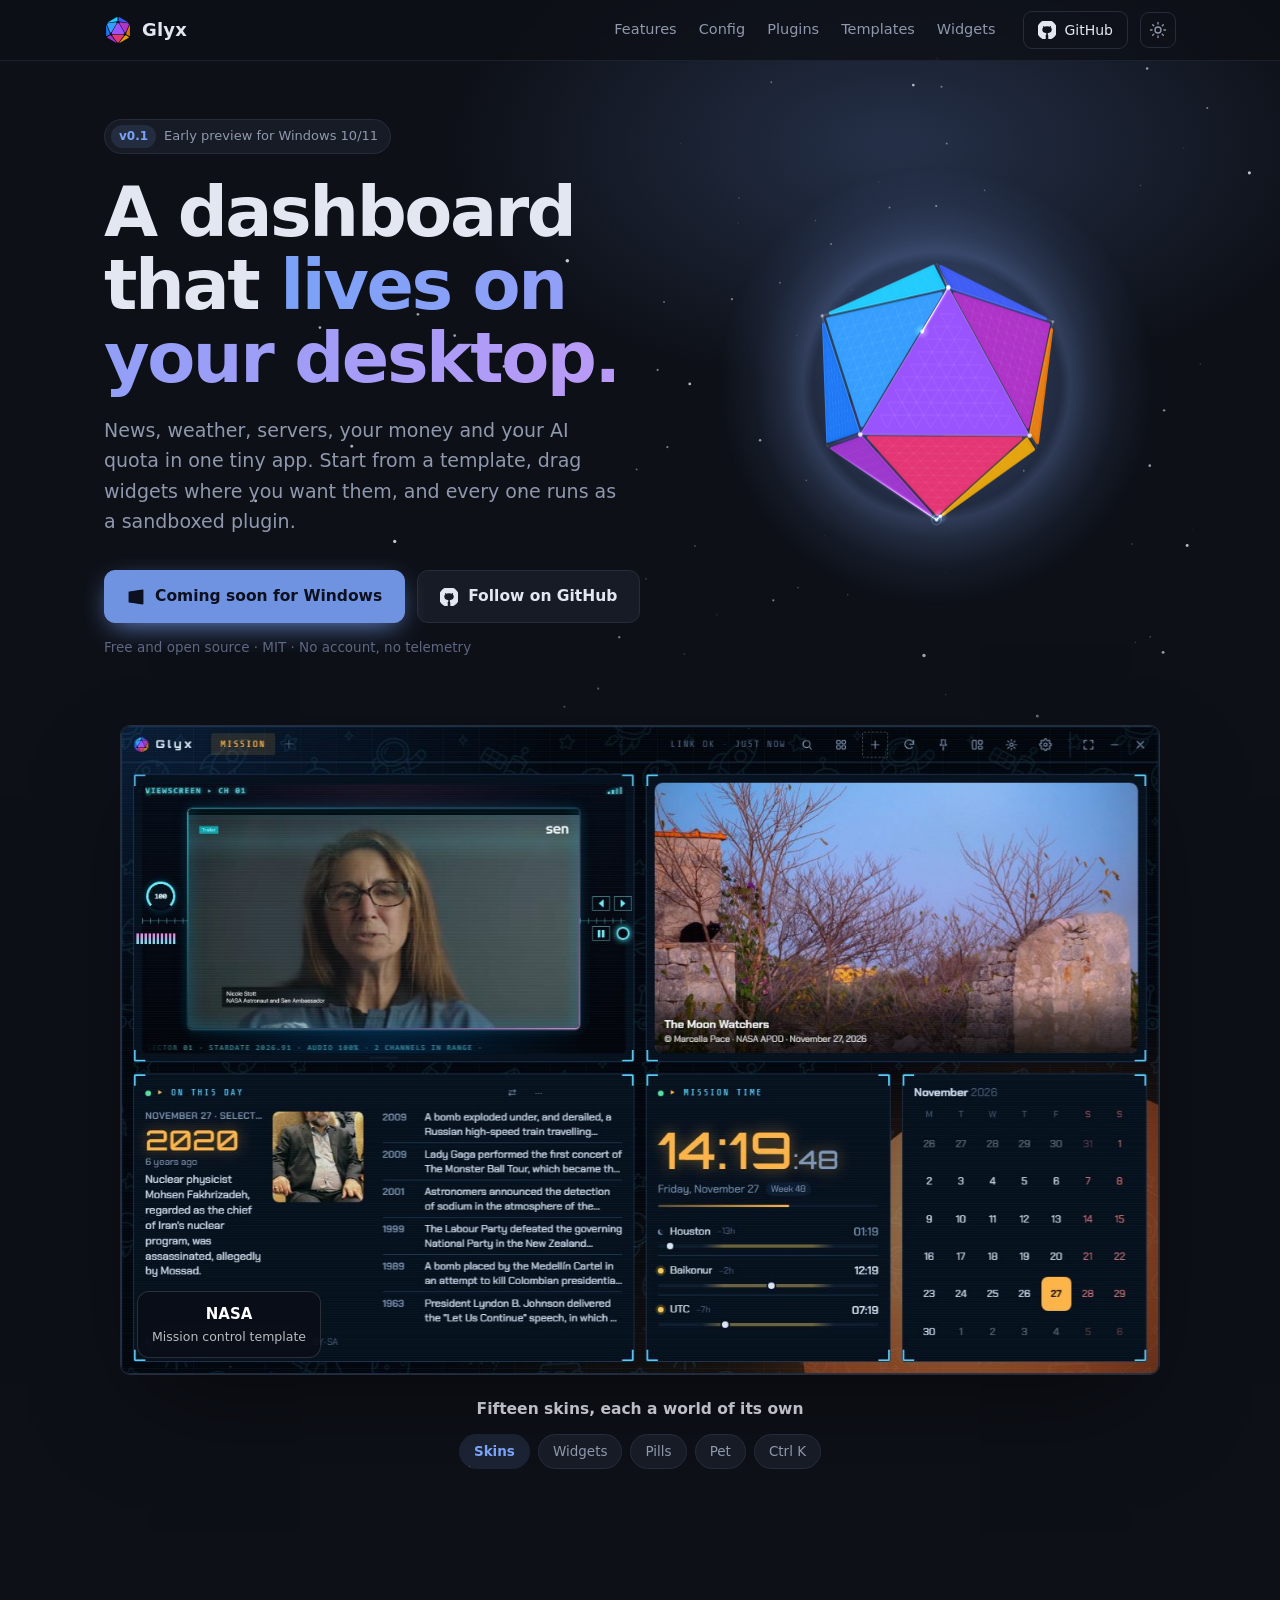
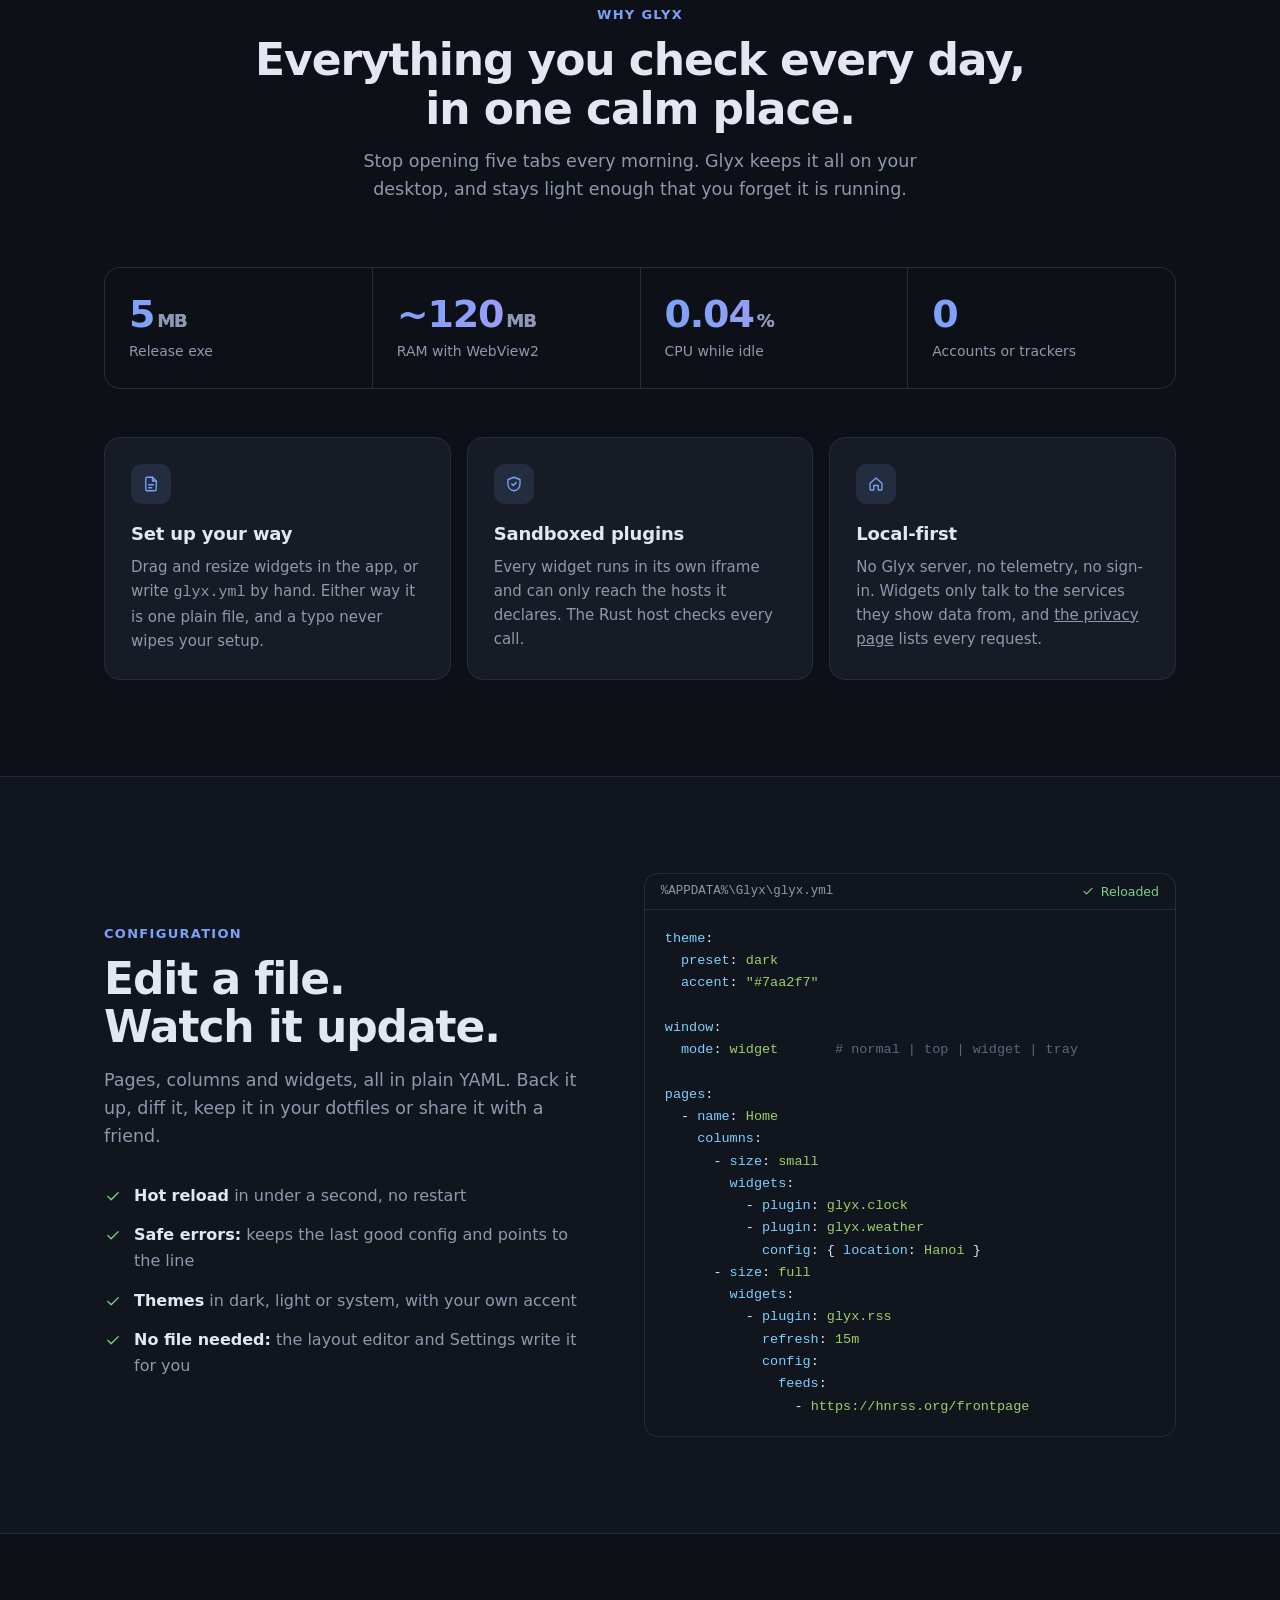
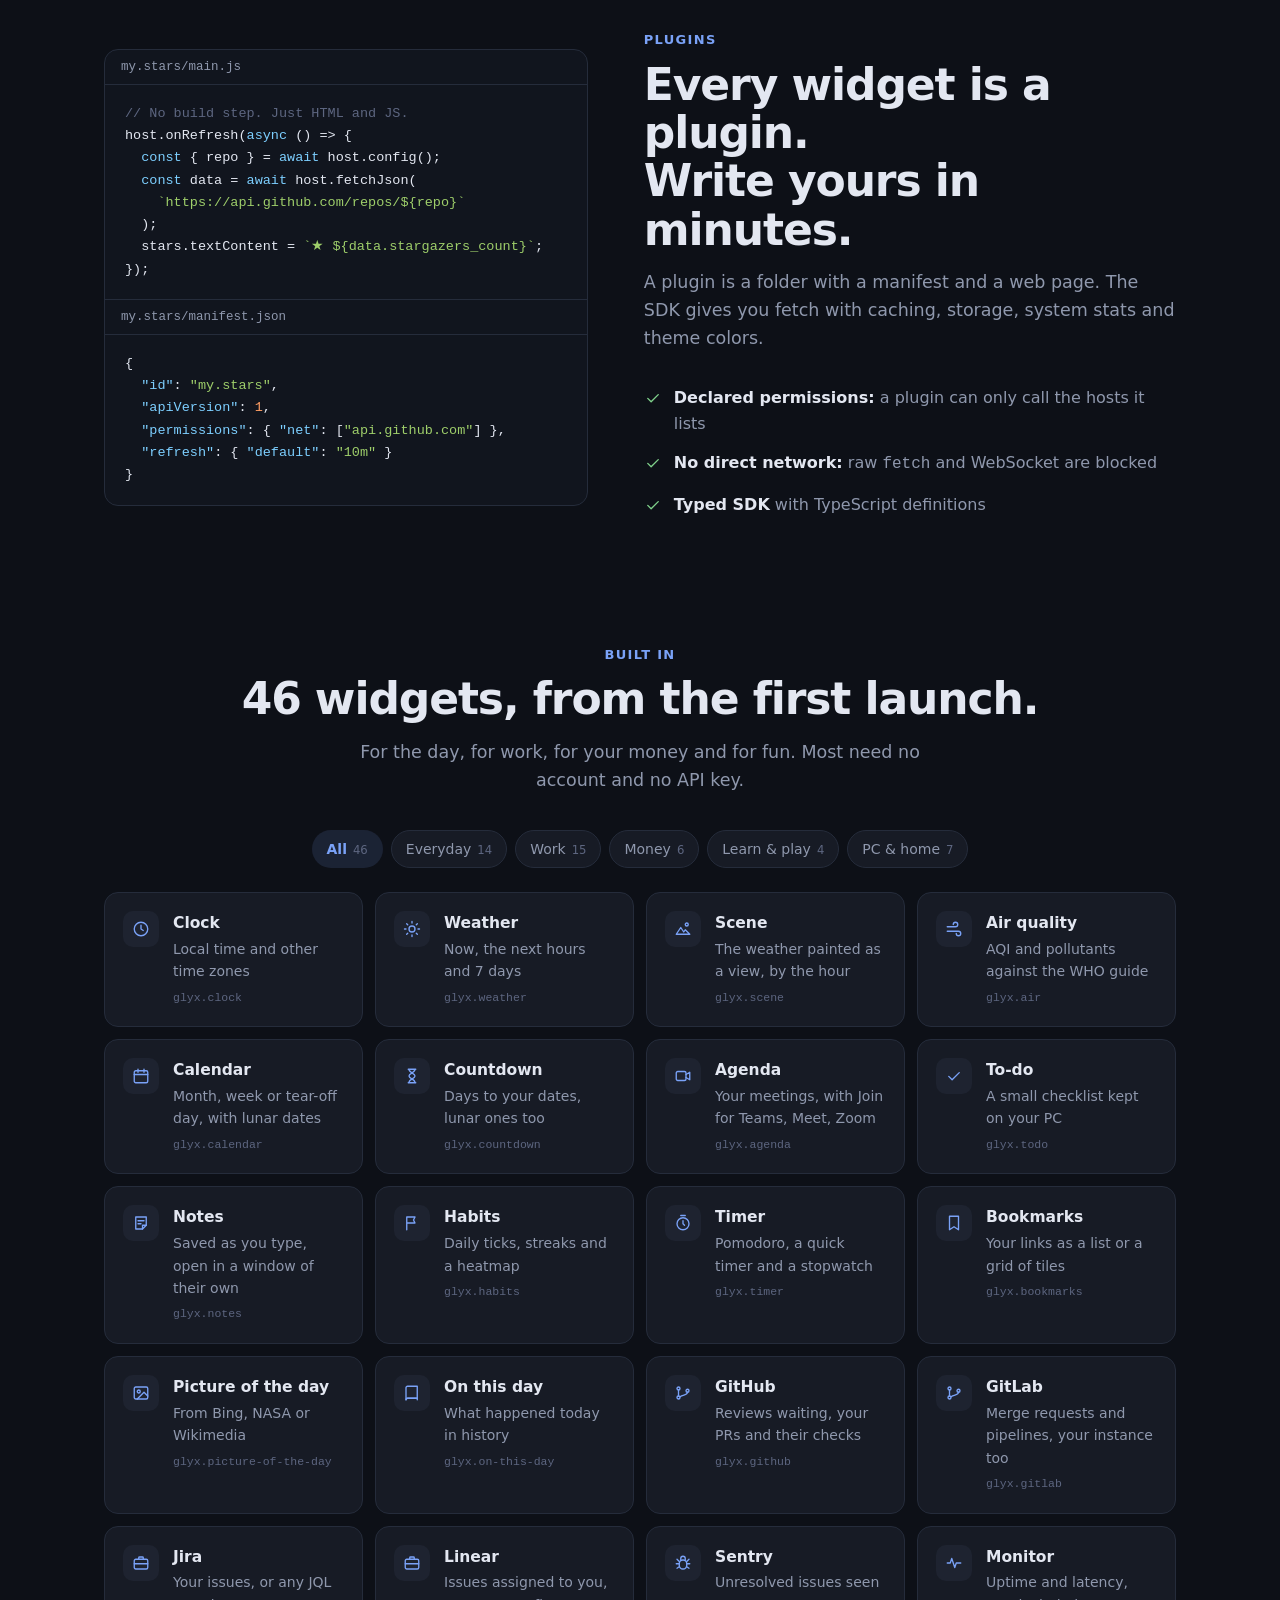
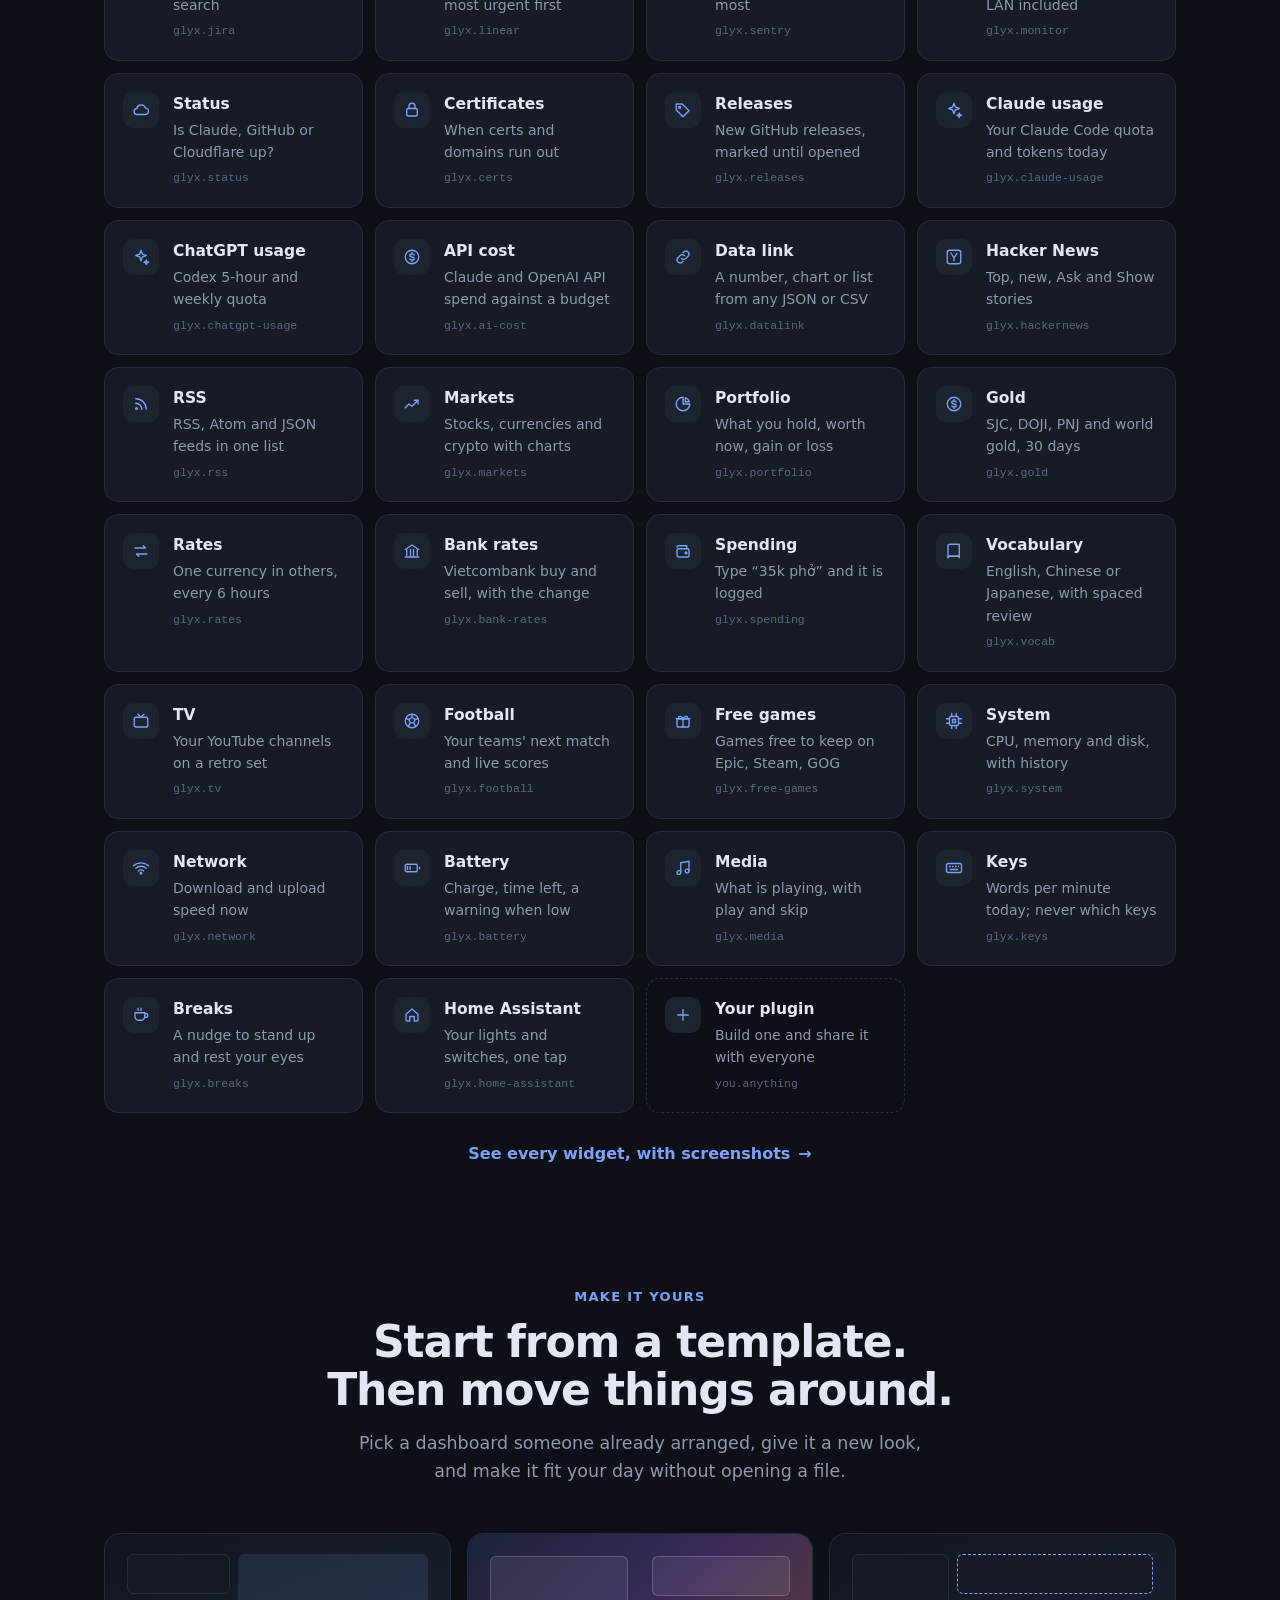
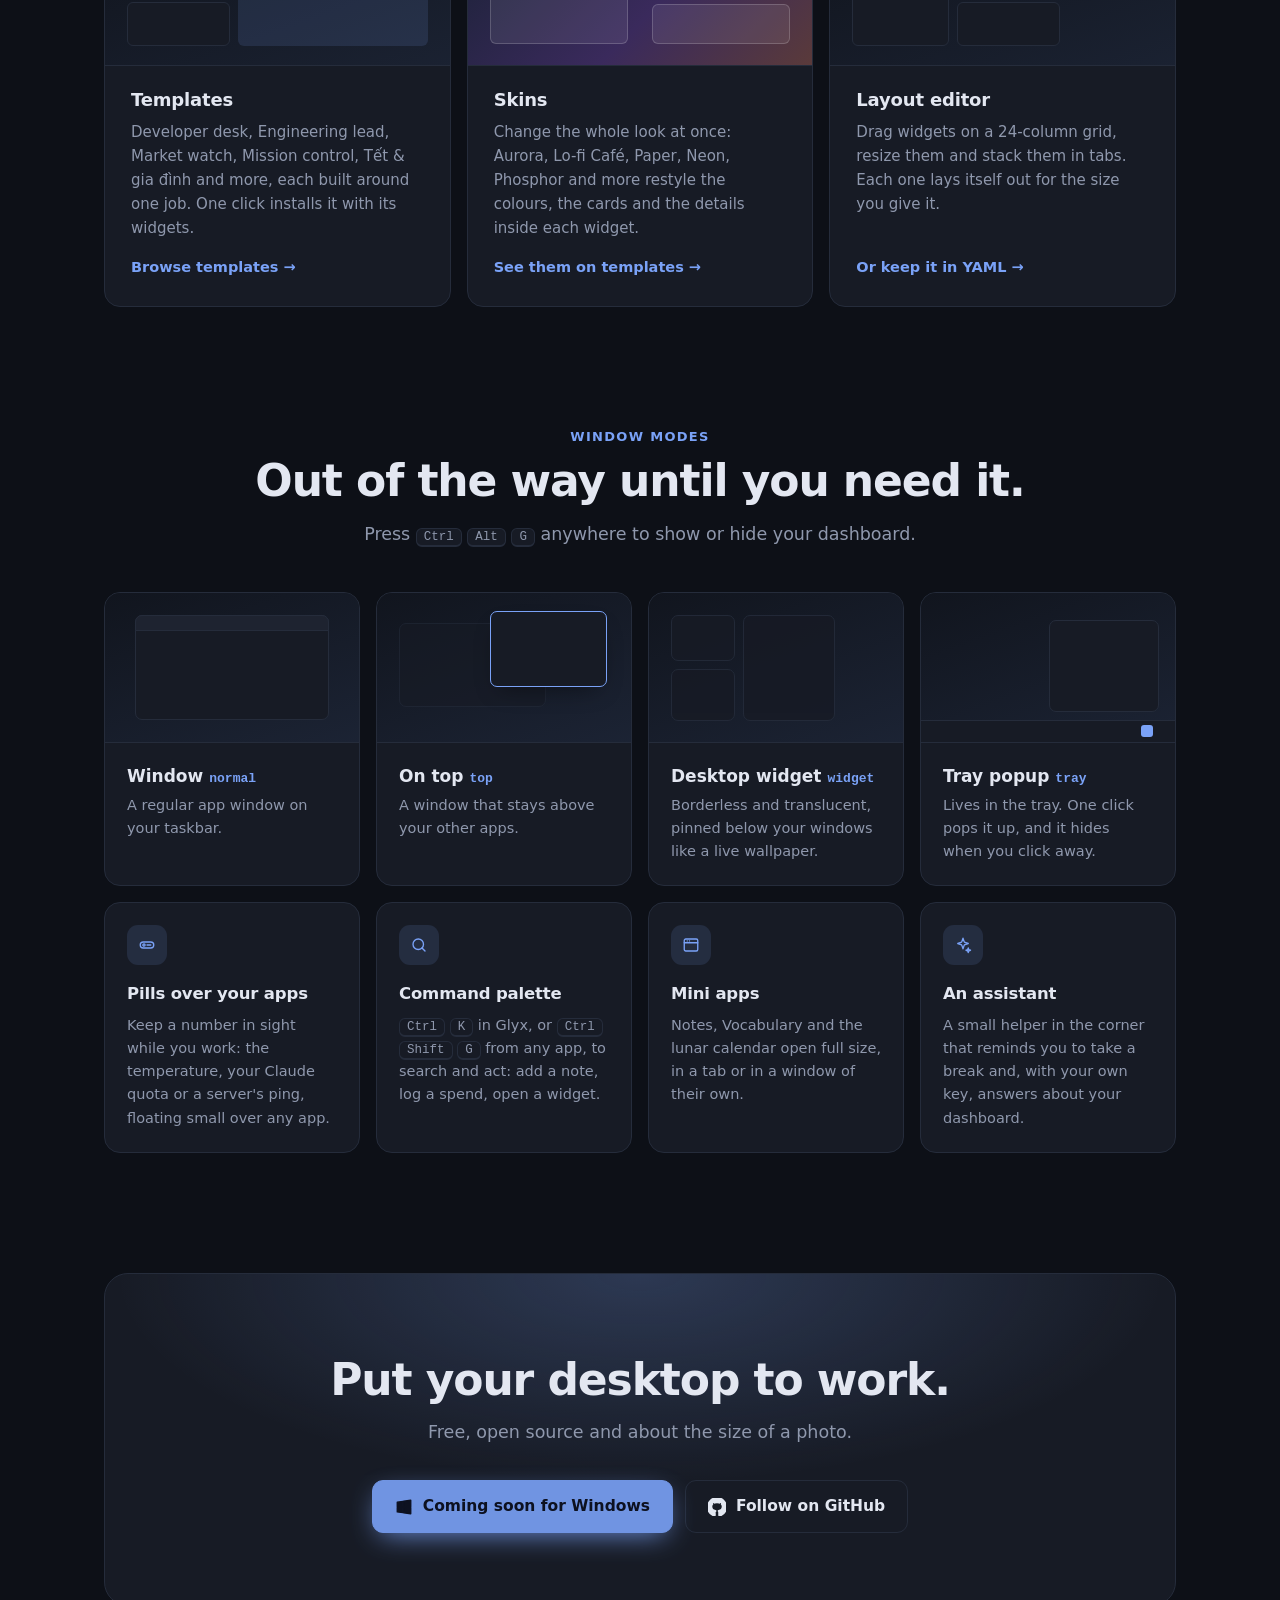
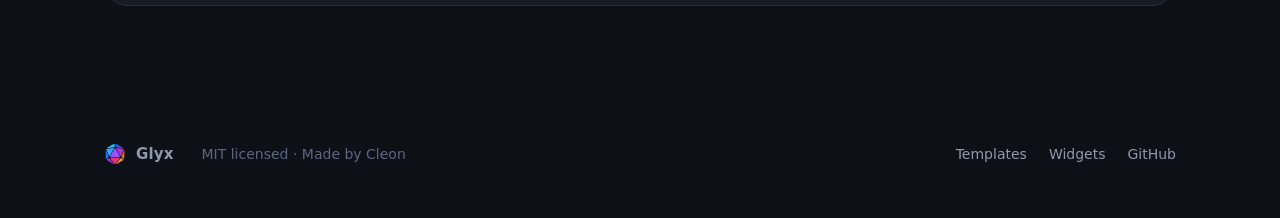
<file: index.html>
<!doctype html>
<html lang="en">
<head>
<meta charset="utf-8">
<meta name="viewport" content="width=device-width, initial-scale=1">
<title>Glyx — A dashboard that lives on your desktop</title>
<meta name="description" content="A tiny Windows dashboard configured with one YAML file, where every widget is a sandboxed plugin. 5 MB, no account, no telemetry.">
<meta property="og:title" content="Glyx — A dashboard that lives on your desktop">
<meta property="og:description" content="A tiny Windows dashboard configured with one YAML file, where every widget is a sandboxed plugin.">
<meta property="og:url" content="https://glyx.org/">
<meta property="og:type" content="website">
<meta name="theme-color" content="#0d1017">
<link rel="icon" href="favicon.svg" type="image/svg+xml">
<script>{ let t = "dark"; try { if (localStorage.getItem("glyx-theme") === "light") t = "light"; } catch {} document.documentElement.dataset.theme = t; }</script>
<style>
:root{
  --font:"Segoe UI Variable Display","Segoe UI",system-ui,-apple-system,"Helvetica Neue",sans-serif;
  --mono:"Cascadia Code","JetBrains Mono",ui-monospace,Consolas,monospace;
  --max:1120px;
  --bg:#0d1017; --bg-2:#11151e; --surface:#171b25; --surface-2:#1e2330;
  --border:#252c3b; --text:#e3e7f1; --dim:#8f98ad; --faint:#5d6680;
  --accent:#7aa2f7; --accent-2:#bb9af7; --accent-soft:rgba(122,162,247,.13); --on-accent:#0c1020;
  --ok:#7fd18b; --warn:#e7c06a; --err:#f2777a;
  --code-key:#7dcfff; --code-str:#9ece6a; --code-com:#5d6680; --code-num:#ff9e64;
  --glow:rgba(122,162,247,.22);
  --float-shadow:0 40px 100px -30px rgba(0,0,0,.55);
  --skin-art:linear-gradient(135deg,#1c2238,#3a2a5c 55%,#5a3a3a); --skin-pane:rgba(255,255,255,.08); --skin-line:rgba(255,255,255,.18);
  color-scheme:dark;
}
@media (prefers-color-scheme: light){
  :root:not([data-theme="dark"]){
    --bg:#f6f7fb; --bg-2:#eef1f7; --surface:#ffffff; --surface-2:#f3f5f9;
    --border:#e0e4ec; --text:#1a1f2d; --dim:#5f6b82; --faint:#97a0b3;
    --accent:#3d6fe0; --accent-2:#8a5cf0; --accent-soft:rgba(61,111,224,.1); --on-accent:#fff;
    --ok:#2f9e55; --warn:#a97a06; --err:#d64545;
    --code-key:#1f7ab8; --code-str:#3d8a26; --code-com:#97a0b3; --code-num:#c2581d;
    --glow:rgba(61,111,224,.16);
    --float-shadow:0 40px 90px -36px rgba(40,60,120,.32);
    --skin-art:linear-gradient(135deg,#dfe7ff,#ecdfff 55%,#ffe4d8); --skin-pane:rgba(255,255,255,.7); --skin-line:rgba(255,255,255,.95);
    color-scheme:light;
  }
}
:root[data-theme="light"]{
  --bg:#f6f7fb; --bg-2:#eef1f7; --surface:#ffffff; --surface-2:#f3f5f9;
  --border:#e0e4ec; --text:#1a1f2d; --dim:#5f6b82; --faint:#97a0b3;
  --accent:#3d6fe0; --accent-2:#8a5cf0; --accent-soft:rgba(61,111,224,.1); --on-accent:#fff;
  --ok:#2f9e55; --warn:#a97a06; --err:#d64545;
  --code-key:#1f7ab8; --code-str:#3d8a26; --code-com:#97a0b3; --code-num:#c2581d;
  --glow:rgba(61,111,224,.16);
  --float-shadow:0 40px 90px -36px rgba(40,60,120,.32);
  --skin-art:linear-gradient(135deg,#dfe7ff,#ecdfff 55%,#ffe4d8); --skin-pane:rgba(255,255,255,.7); --skin-line:rgba(255,255,255,.95);
  color-scheme:light;
}

*{box-sizing:border-box}
html{scroll-behavior:smooth}
body{margin:0;background:var(--bg);color:var(--text);font:16px/1.6 var(--font);-webkit-font-smoothing:antialiased;overflow-x:hidden}
a{color:inherit}
code,pre{font-family:var(--mono)}
.wrap{max-width:var(--max);margin:0 auto;padding:0 24px}
.i{width:18px;height:18px;fill:none;stroke:currentColor;stroke-width:1.8;stroke-linecap:round;stroke-linejoin:round;flex:none}

/* Nav */
.nav{position:sticky;top:0;z-index:10;backdrop-filter:blur(14px);-webkit-backdrop-filter:blur(14px);background:color-mix(in srgb,var(--bg) 78%,transparent);border-bottom:1px solid color-mix(in srgb,var(--border) 60%,transparent)}
.nav .wrap{display:flex;align-items:center;gap:28px;height:60px}
.logo{display:flex;align-items:center;gap:10px;font-weight:700;font-size:18px;letter-spacing:.01em;text-decoration:none}
.logo svg{width:28px;height:28px}
.nav-links{display:flex;gap:22px;margin-left:auto;font-size:14.5px}
.nav-links a{color:var(--dim);text-decoration:none}
.nav-links a:hover{color:var(--text)}
.gh{display:flex;align-items:center;gap:8px;padding:7px 14px;border:1px solid var(--border);border-radius:9px;font-size:14px;text-decoration:none;color:var(--text)}
.gh:hover{background:var(--surface)}
.theme{display:grid;place-items:center;width:36px;height:36px;margin-left:-16px;border:1px solid var(--border);border-radius:9px;background:none;color:var(--dim);cursor:pointer}
.theme:hover{background:var(--surface);color:var(--text)}
.theme .sun,:root[data-dark] .theme .moon{display:none}
:root[data-dark] .theme .sun{display:block}

/* Hero */
.hero{position:relative;padding:48px 0 40px;text-align:center}
.space{position:absolute;left:0;right:0;top:-60px;height:820px;width:100%;pointer-events:none;z-index:-1;-webkit-mask-image:linear-gradient(#000 75%,transparent);mask-image:linear-gradient(#000 75%,transparent)}
.hero-top{display:grid;grid-template-columns:1.05fr 1fr;align-items:center;gap:8px;text-align:left;min-height:560px}
.hero-top h1{margin:22px 0 20px;max-width:600px;font-size:clamp(46px,5.6vw,70px)}
.hero-top .lead{margin:0;max-width:520px}
.hero-top .cta{justify-content:flex-start}
.ico{display:block;width:100%;max-width:600px;aspect-ratio:1;justify-self:center;margin-right:-40px;cursor:grab;touch-action:pan-y}
.ico:active{cursor:grabbing}
@media (max-width:900px){
  .hero{padding-top:24px}
  .hero-top{grid-template-columns:1fr;text-align:center;min-height:0}
  .hero-top .ico{order:-1;width:min(420px,92vw);aspect-ratio:1/.82;margin:0 auto}
  .hero-top h1{margin:14px auto 18px}
  .hero-top .lead{margin:0 auto}
  .hero-top .cta{justify-content:center}
}
.hero::before{content:"";position:absolute;inset:-120px 0 auto;height:640px;background:radial-gradient(50% 55% at 70% 32%,var(--glow),transparent 70%);pointer-events:none;z-index:-1}
.pill{display:inline-flex;align-items:center;gap:8px;padding:5px 12px 5px 6px;border:1px solid var(--border);border-radius:99px;background:var(--surface);font-size:13px;color:var(--dim)}
.pill b{padding:2px 8px;border-radius:99px;background:var(--accent-soft);color:var(--accent);font-weight:600;font-size:12px}
h1{margin:22px auto 18px;max-width:820px;font-size:clamp(40px,7vw,72px);line-height:1.04;letter-spacing:-.035em;font-weight:750}
h1 em{font-style:normal;background:linear-gradient(100deg,var(--accent),var(--accent-2));-webkit-background-clip:text;background-clip:text;color:transparent}
.lead{max-width:620px;margin:0 auto;color:var(--dim);font-size:clamp(17px,2.2vw,19px)}
.cta{display:flex;flex-wrap:wrap;justify-content:center;gap:12px;margin:34px 0 14px}
.btn{display:inline-flex;align-items:center;gap:10px;padding:13px 22px;border-radius:11px;font-weight:600;font-size:15.5px;text-decoration:none;border:1px solid var(--border);transition:transform .15s,background .15s}
.btn:hover{transform:translateY(-1px)}
.btn.primary{background:var(--accent);border-color:var(--accent);color:var(--on-accent);box-shadow:0 8px 28px -8px var(--accent)}
.btn.soon{cursor:default;opacity:.9}
.btn.soon:hover{transform:none}
.btn.ghost{background:var(--surface)}
.btn.ghost:hover{background:var(--surface-2)}
.meta{font-size:13.5px;color:var(--faint)}

/* The showcase: the app itself, in screenshots from the gallery, playing a short tour. */
.shot{position:relative;margin:56px auto 0;max-width:1040px}
.screen{position:relative;aspect-ratio:16/10;border-radius:10px;overflow:hidden;border:1px solid var(--border);background:#0b0e14;box-shadow:var(--float-shadow)}
.cam{position:absolute;inset:0;transition:transform 1.3s cubic-bezier(.65,0,.35,1)}
.cam img{position:absolute;inset:0;width:100%;height:100%;object-fit:cover;opacity:0;transition:opacity .9s ease}
.cam img.on{opacity:1}
/* A screenshot arrives with the barest settle and is then shown whole, edge to edge. */
.cam img.drift{animation:drift .9s ease-out both}
@keyframes drift{from{transform:scale(1.015)}to{transform:none}}
.dim{position:absolute;inset:0;background:rgba(6,8,14,.5);opacity:0;transition:opacity .4s;pointer-events:none}
.dim.on{opacity:1}
.label{position:absolute;left:16px;bottom:16px;z-index:2;display:flex;flex-direction:column;gap:1px;max-width:70%;padding:10px 14px;border-radius:12px;background:rgba(10,13,22,.74);border:1px solid rgba(255,255,255,.14);color:#fff;
  backdrop-filter:blur(12px);-webkit-backdrop-filter:blur(12px);opacity:0;transform:translateY(8px);transition:opacity .35s,transform .35s}
.label.on{opacity:1;transform:none}
.label b{font-size:15px;font-weight:650}
.label span{font-size:12.5px;color:rgba(255,255,255,.72)}
.pill-o{position:absolute;z-index:3;display:flex;align-items:center;gap:8px;padding:8px 16px 8px 12px;border-radius:99px;font-size:14px;font-weight:650;white-space:nowrap;font-variant-numeric:tabular-nums;
  background:color-mix(in srgb,var(--surface) 86%,transparent);border:1px solid var(--border);color:var(--text);box-shadow:0 14px 34px -12px rgba(0,0,0,.5);
  backdrop-filter:blur(12px);-webkit-backdrop-filter:blur(12px);opacity:0;transform:translateY(14px) scale(.85);transition:opacity .45s,transform .5s cubic-bezier(.2,.9,.3,1.35)}
.pill-o.on{opacity:1;transform:none;animation:bob 3.2s ease-in-out .6s infinite}
.pill-o .i{width:17px;height:17px}
.pill-o small{font-weight:500;color:var(--dim);font-size:12.5px}
@keyframes bob{50%{translate:0 -5px}}
.pet{position:absolute;z-index:2;bottom:3px;left:-90px;width:69px;height:64px;opacity:0;pointer-events:none;transform-origin:bottom left}
.pet.walk{opacity:1;background:url(assets/beagle-walk.webp) 0 0/897px 64px no-repeat;animation:walk .8125s steps(13) infinite}
.pet.wag{opacity:1;width:70.5px;background:url(assets/beagle-wag.webp) 0 0/987px 64px no-repeat;animation:wag .875s steps(14) infinite}
@keyframes walk{to{background-position:-897px 0}}
@keyframes wag{to{background-position:-987px 0}}
.pal{position:absolute;z-index:3;left:50%;top:18%;width:min(460px,84%);translate:-50% 0;border:1px solid rgba(255,255,255,.12);border-radius:12px;background:#141924;color:#e6eaf3;
  box-shadow:0 30px 70px -20px rgba(0,0,0,.7);opacity:0;transform:translateY(-8px) scale(.98);transition:opacity .3s,transform .3s;overflow:hidden;text-align:left}
.pal.on{opacity:1;transform:none}
.pal .q{display:flex;align-items:center;gap:10px;padding:13px 15px;border-bottom:1px solid rgba(255,255,255,.1);font-size:15.5px}
.pal .q .i{color:#8f98ad}
.pal .q .k{margin-left:auto;font:11px var(--mono);color:#6b7489;border:1px solid rgba(255,255,255,.14);border-radius:5px;padding:1px 6px}
.pal .caret{display:inline-block;width:1.5px;height:18px;background:#7aa2f7;margin-left:1px;vertical-align:-3px;animation:caret 1s steps(1) infinite}
@keyframes caret{50%{opacity:0}}
.pal .opt{display:flex;align-items:center;gap:10px;padding:10px 15px;font-size:14px;color:#a3abbd}
.pal .opt b{color:#fff;font-weight:600}
.pal .opt.hot{background:rgba(122,162,247,.16);color:#fff}
.pal .opt .tag{margin-left:auto;font-size:12px;color:#6b7489}
.toast{position:absolute;right:16px;bottom:16px;z-index:3;display:flex;align-items:center;gap:9px;padding:11px 16px;border-radius:12px;background:#141924;color:#e6eaf3;border:1px solid rgba(255,255,255,.12);
  font-size:14.5px;box-shadow:0 20px 50px -16px rgba(0,0,0,.7);opacity:0;transform:translateY(12px);transition:opacity .35s,transform .45s cubic-bezier(.2,.9,.3,1.3)}
.toast.on{opacity:1;transform:none}
.toast .i{color:#7fd18b}
.tour{display:flex;flex-direction:column;align-items:center;gap:12px;margin-top:22px}
.tour-cap{margin:0;min-height:1.6em;color:var(--text);font-weight:600;font-size:15.5px;text-align:center}
.tour-cap span{color:var(--dim);font-weight:400}
.chips{display:flex;flex-wrap:wrap;justify-content:center;gap:8px}
.chip{position:relative;overflow:hidden;font:inherit;font-size:13.5px;padding:6px 14px;border-radius:99px;border:1px solid var(--border);background:var(--surface);color:var(--dim);cursor:pointer}
.chip:hover{color:var(--text)}
.chip.on{color:var(--accent);border-color:transparent;background:var(--accent-soft);font-weight:600}
.chip .fill{position:absolute;left:0;bottom:0;height:2px;width:0;background:var(--accent)}

/* Sections */
section{padding:96px 0}
.eyebrow{font-size:13px;font-weight:650;letter-spacing:.1em;text-transform:uppercase;color:var(--accent)}
h2{margin:10px 0 14px;font-size:clamp(30px,4.4vw,44px);line-height:1.1;letter-spacing:-.025em;font-weight:720}
.sub{max-width:600px;color:var(--dim);font-size:17.5px;margin:0}
.center{text-align:center}
.center .sub{margin:0 auto}

.stats{display:grid;grid-template-columns:repeat(4,1fr);gap:1px;margin-top:64px;border:1px solid var(--border);border-radius:16px;overflow:hidden;background:var(--border)}
.stat{background:var(--bg);padding:26px 24px}
.stat .n{font-size:38px;font-weight:700;letter-spacing:-.03em;line-height:1.1;background:linear-gradient(100deg,var(--accent),var(--accent-2));-webkit-background-clip:text;background-clip:text;color:transparent}
.stat .n small{font-size:18px;font-weight:600;color:var(--dim);margin-left:3px}
.stat .l{color:var(--dim);font-size:14px;margin-top:4px}

.features{display:grid;grid-template-columns:repeat(3,1fr);gap:16px;margin-top:48px}
.card{padding:26px;border:1px solid var(--border);border-radius:16px;background:var(--surface)}
.card .ic{width:40px;height:40px;display:grid;place-items:center;border-radius:11px;background:var(--accent-soft);color:var(--accent);margin-bottom:16px}
.card h3{margin:0 0 6px;font-size:18px;letter-spacing:-.01em}
.card p{margin:0;color:var(--dim);font-size:15px}

.split{display:grid;grid-template-columns:1fr 1.1fr;gap:56px;align-items:center}
.code{border:1px solid var(--border);border-radius:14px;background:var(--bg-2);overflow:hidden;min-width:0}
.code-h{display:flex;align-items:center;gap:8px;padding:10px 16px;border-bottom:1px solid var(--border);font:12.5px var(--mono);color:var(--dim)}
.code-h .saved{margin-left:auto;display:flex;align-items:center;gap:6px;color:var(--ok);font-family:var(--font)}
.code pre{margin:0;padding:18px 20px;font-size:13.5px;line-height:1.65;overflow-x:auto}
.k{color:var(--code-key)}.s{color:var(--code-str)}.c{color:var(--code-com)}.n{color:var(--code-num)}
.checks{list-style:none;padding:0;margin:26px 0 0}
.checks li{display:flex;gap:12px;padding:7px 0;color:var(--dim)}
.checks li b{color:var(--text);font-weight:600}
.checks .i{color:var(--ok);margin-top:4px}

.widgets{display:grid;grid-template-columns:repeat(auto-fill,minmax(240px,1fr));gap:12px;margin-top:44px}
.wg{display:flex;gap:14px;align-items:flex-start;padding:18px;border:1px solid var(--border);border-radius:14px;background:var(--surface)}
.wg .ic{width:36px;height:36px;display:grid;place-items:center;border-radius:10px;background:var(--surface-2);color:var(--accent);flex:none}
.wg h4{margin:0;font-size:15.5px}
.wg p{margin:2px 0 0;font-size:14px;color:var(--dim)}
.wg code{font-size:11.5px;color:var(--faint)}
.wg.new{border-style:dashed;background:transparent}
.wg[hidden]{display:none}
.cats{display:flex;flex-wrap:wrap;justify-content:center;gap:8px;margin-top:36px}
.cat{font:inherit;font-size:14px;padding:7px 14px;border-radius:99px;border:1px solid var(--border);background:var(--surface);color:var(--dim);cursor:pointer}
.cat:hover{color:var(--text)}
.cat.on{background:var(--accent-soft);border-color:transparent;color:var(--accent);font-weight:600}
.cat small{margin-left:6px;color:var(--faint);font-weight:500}
.cats + .widgets{margin-top:24px}
.more{display:flex;justify-content:center;margin-top:28px}
.more a{display:inline-flex;align-items:center;gap:8px;color:var(--accent);text-decoration:none;font-weight:600}
.more a:hover{text-decoration:underline}

.yours{display:grid;grid-template-columns:repeat(3,1fr);gap:16px;margin-top:48px}
.yours .card{display:flex;flex-direction:column}
.yours .art{height:132px;margin:-26px -26px 20px;border-bottom:1px solid var(--border);border-radius:16px 16px 0 0;position:relative;overflow:hidden;background:linear-gradient(160deg,var(--bg-2),color-mix(in srgb,var(--accent) 9%,var(--bg-2)))}
.yours .art span{position:absolute;border-radius:6px;border:1px solid var(--border);background:var(--surface)}
.yours .art.skin{background:var(--skin-art)}
.yours .art.skin span{background:var(--skin-pane);border-color:var(--skin-line)}
.yours .card p{flex:1}
.yours .card .go{margin-top:16px;color:var(--accent);font-weight:600;font-size:14.5px;text-decoration:none}
.yours .card .go:hover{text-decoration:underline}

.beyond{display:grid;grid-template-columns:repeat(4,1fr);gap:16px;margin-top:16px}
.beyond .card{padding:22px}
.beyond .card h3{font-size:16.5px}
.beyond .card p{font-size:14.5px}

.modes{display:grid;grid-template-columns:repeat(4,1fr);gap:16px;margin-top:44px}
.mode{border:1px solid var(--border);border-radius:16px;overflow:hidden;background:var(--surface)}
.mode .pic{height:150px;background:linear-gradient(160deg,var(--bg-2),color-mix(in srgb,var(--accent) 10%,var(--bg-2)));position:relative;border-bottom:1px solid var(--border)}
.mode .pic span{position:absolute;border:1px solid var(--border);border-radius:7px;background:var(--surface)}
.mode .body{padding:20px 22px 22px}
.mode h3{margin:0 0 4px;font-size:17px}
.mode h3 code{font-size:13px;color:var(--accent);margin-left:6px}
.mode p{margin:0;color:var(--dim);font-size:14.5px}
.kbd{display:inline-block;padding:1px 7px;border:1px solid var(--border);border-bottom-width:2px;border-radius:6px;font:12.5px var(--mono);background:var(--surface)}

.final{position:relative;padding:72px 32px;border:1px solid var(--border);border-radius:24px;background:radial-gradient(70% 90% at 50% 0%,var(--glow),transparent 70%),var(--surface);text-align:center;overflow:hidden}

footer{padding:40px 0 56px;color:var(--faint);font-size:14px}
footer .wrap{display:flex;flex-wrap:wrap;gap:16px 28px;align-items:center}
footer .links{display:flex;gap:22px;margin-left:auto}
footer a{color:var(--dim);text-decoration:none}
footer a:hover{color:var(--text)}

@media (max-width:900px){
  .stats{grid-template-columns:repeat(2,1fr)}
  .features,.yours{grid-template-columns:1fr}
  .modes,.beyond{grid-template-columns:repeat(2,1fr)}
  .split{grid-template-columns:1fr;gap:36px}
  .nav-links{display:none}
  .gh{margin-left:auto}
}
@media (max-width:600px){
  .wrap{padding:0 16px}
  .hero{padding-top:16px}
  section{padding:72px 0}
  .pet{scale:.7}
  .label{left:10px;bottom:10px;padding:7px 10px}
  .label b{font-size:13px}.label span{font-size:11px}
  .pill-o{font-size:12.5px;padding:6px 12px 6px 9px}
  .toast{right:10px;bottom:10px;font-size:12.5px;padding:8px 12px}
  .stat{padding:20px 18px}
  .stat .n{font-size:30px}
  .final{padding:52px 20px}
  .modes,.beyond{grid-template-columns:1fr}
  footer .links{margin-left:0}
}
@media (prefers-reduced-motion:reduce){
  .pill-o.on,.pet.walk,.pet.wag,.pal .caret,.cam img.drift{animation:none}
  html{scroll-behavior:auto}
  .btn,.bar i{transition:none}
}
</style>
</head>
<body>

<svg width="0" height="0" style="position:absolute" aria-hidden="true">
  <symbol id="logo" viewBox="0 0 512 512"><path d="M355.1,333.0Q359.8,333.0 362.1,328.9L370.5,314.5Q372.8,310.5 370.5,306.4L271.3,134.7Q269.0,130.7 264.3,130.7L247.7,130.7Q243.0,130.7 240.7,134.7L141.5,306.4Q139.2,310.5 141.5,314.5L149.9,328.9Q152.2,333.0 156.9,333.0Z" fill="#9A54FE"/><path d="M112.8,297.7Q114.1,301.0 117.6,300.5L130.1,298.8Q133.6,298.4 135.3,295.3L227.9,134.9Q229.7,131.9 228.3,128.6L223.6,117.0Q222.3,113.7 218.8,114.2L71.0,134.3Q66.7,134.9 64.6,138.6L56.9,152.0Q54.7,155.7 56.4,159.7Z" fill="#379DFE"/><path d="M455.6,159.7Q457.3,155.7 455.1,152.0L447.4,138.6Q445.3,134.9 441.0,134.3L293.2,114.2Q289.7,113.7 288.4,117.0L283.7,128.6Q282.3,131.9 284.1,134.9L376.7,295.3Q378.4,298.4 381.9,298.8L394.4,300.5Q397.9,301.0 399.2,297.7Z" fill="#B034C9"/><path d="M287.3,24.9Q284.3,23.2 280.8,22.7L268.3,21.0Q264.8,20.5 264.8,24.1L264.8,85.1Q264.8,89.1 268.3,91.1L280.8,98.3Q284.3,100.3 288.3,100.9L438.3,121.3Q439.8,121.5 439.8,120.0L439.8,114.5Q439.8,113.0 438.5,112.2Z" fill="#3957F4"/><path d="M73.5,112.2Q72.2,113.0 72.2,114.5L72.2,120.0Q72.2,121.5 73.7,121.3L223.7,100.9Q227.7,100.3 231.2,98.3L243.7,91.1Q247.2,89.1 247.2,85.1L247.2,24.1Q247.2,20.5 243.7,21.0L231.2,22.7Q227.7,23.2 224.7,24.9Z" fill="#1CC9FD"/><path d="M362.0,362.2Q364.1,359.4 362.0,356.6L354.3,346.7Q352.1,343.9 348.6,343.9L163.4,343.9Q159.9,343.9 157.7,346.7L150.0,356.6Q147.9,359.4 150.0,362.2L241.3,480.1Q244.0,483.5 248.3,483.5L263.7,483.5Q268.0,483.5 270.7,480.1Z" fill="#E43675"/><path d="M38.5,347.5Q38.5,351.0 39.8,354.3L44.5,365.9Q45.9,369.2 48.9,367.4L101.8,336.9Q105.3,334.9 105.3,330.8L105.3,316.5Q105.3,312.4 103.8,308.7L46.5,168.5Q45.9,167.1 44.5,167.9L39.8,170.6Q38.5,171.4 38.5,172.9Z" fill="#1C77F4"/><path d="M220.9,489.0Q222.3,489.8 223.6,489.0L228.3,486.3Q229.7,485.5 228.7,484.3L136.0,364.6Q133.6,361.4 130.1,359.4L117.6,352.2Q114.1,350.2 110.6,352.2L57.8,382.7Q54.7,384.5 56.9,387.3L64.6,397.2Q66.7,400.0 69.8,401.7Z" fill="#9A34CC"/><path d="M473.5,172.9Q473.5,171.4 472.2,170.6L467.5,167.9Q466.1,167.1 465.5,168.5L408.2,308.7Q406.7,312.4 406.7,316.5L406.7,330.8Q406.7,334.9 410.2,336.9L463.1,367.4Q466.1,369.2 467.5,365.9L472.2,354.3Q473.5,351.0 473.5,347.5Z" fill="#E27405"/><path d="M442.2,401.7Q445.3,400.0 447.4,397.2L455.1,387.3Q457.3,384.5 454.2,382.7L401.4,352.2Q397.9,350.2 394.4,352.2L381.9,359.4Q378.4,361.4 376.0,364.6L283.3,484.3Q282.3,485.5 283.7,486.3L288.4,489.0Q289.7,489.8 291.1,489.0Z" fill="#E2A005"/></symbol>
  <symbol id="github" viewBox="0 0 16 16"><path fill="currentColor" d="M8 0C3.58 0 0 3.58 0 8c0 3.54 2.29 6.53 5.47 7.59.4.07.55-.17.55-.38 0-.19-.01-.82-.01-1.49-2.01.37-2.53-.49-2.69-.94-.09-.23-.48-.94-.82-1.13-.28-.15-.68-.52-.01-.53.63-.01 1.08.58 1.23.82.72 1.21 1.87.87 2.33.66.07-.52.28-.87.51-1.07-1.78-.2-3.64-.89-3.64-3.95 0-.87.31-1.59.82-2.15-.08-.2-.36-1.02.08-2.12 0 0 .67-.21 2.2.82.64-.18 1.32-.27 2-.27.68 0 1.36.09 2 .27 1.53-1.04 2.2-.82 2.2-.82.44 1.1.16 1.92.08 2.12.51.56.82 1.27.82 2.15 0 3.07-1.87 3.75-3.65 3.95.29.25.54.73.54 1.48 0 1.07-.01 1.93-.01 2.2 0 .21.15.46.55.38A8.013 8.013 0 0016 8c0-4.42-3.58-8-8-8z"/></symbol>
  <symbol id="windows" viewBox="0 0 24 24"><path fill="currentColor" d="M3 5.5l7.5-1v7H3zm0 13l7.5 1v-7H3zm8.5 1.2L21 21v-8.5h-9.5zm0-15.4v7.2H21V3z"/></symbol>
</svg>

<header class="nav">
  <div class="wrap">
    <a class="logo" href="#top"><svg><use href="#logo"/></svg>Glyx</a>
    <nav class="nav-links">
      <a href="#features">Features</a>
      <a href="#config">Config</a>
      <a href="#plugins">Plugins</a>
      <a href="/templates/">Templates</a>
      <a href="/widgets/">Widgets</a>
    </nav>
    <a class="gh" href="https://github.com/glyxapp"><svg class="i"><use href="#github"/></svg>GitHub</a>
    <button class="theme" id="themeBtn" type="button" aria-label="Switch theme"><svg class="i sun"><use href="#i-sun"/></svg><svg class="i moon"><use href="#i-moon"/></svg></button>
  </div>
</header>

<main id="top">
  <div class="hero">
    <canvas class="space" id="space" aria-hidden="true"></canvas>
    <div class="wrap">
      <div class="hero-top">
        <div class="hero-copy">
          <span class="pill"><b>v0.1</b> Early preview for Windows 10/11</span>
          <h1>A dashboard that <em>lives on your desktop.</em></h1>
          <p class="lead">News, weather, servers, your money and your AI quota in one tiny app. Start from a template, drag widgets where you want them, and every one runs as a sandboxed plugin.</p>
          <div class="cta">
            <span class="btn primary soon" aria-disabled="true"><svg class="i"><use href="#windows"/></svg>Coming soon for Windows</span>
            <a class="btn ghost" href="https://github.com/glyxapp"><svg class="i"><use href="#github"/></svg>Follow on GitHub</a>
          </div>
          <div class="meta">Free and open source · MIT · No account, no telemetry</div>
        </div>
        <canvas class="ico" id="ico" role="img" aria-label="The Glyx mark as a spinning icosahedron, twenty tiles in the logo's colours"></canvas>
      </div>

      <div class="shot">
        <div class="screen" aria-hidden="true">
          <div class="cam" id="cam">
            <img id="sh-space" class="on" src="catalog/previews/template-space.jpg" alt="" width="1280" height="800" decoding="async">
            <img id="sh-tet" src="catalog/previews/template-tet.jpg" alt="" width="1280" height="800" loading="lazy" decoding="async">
            <img id="sh-rig" src="catalog/previews/template-battlestation.jpg" alt="" width="1280" height="800" loading="lazy" decoding="async">
            <img id="sh-night" src="catalog/previews/template-night.jpg" alt="" width="1280" height="800" loading="lazy" decoding="async">
            <img id="sh-home" src="catalog/previews/template-smarthome.jpg" alt="" width="1280" height="800" loading="lazy" decoding="async">
            <img id="sh-office" src="catalog/previews/template-office.jpg" alt="" width="1280" height="800" loading="lazy" decoding="async">
          </div>
          <div class="dim" id="dim"></div>
          <div class="label" id="label"><b></b><span></span></div>
          <div class="pet" id="pet"></div>
          <div class="pal" id="pal">
            <div class="q"><svg class="i"><use href="#i-search"/></svg><span id="palq"></span><span class="caret"></span><span class="k">Ctrl K</span></div>
            <div class="opt" id="palo1"><svg class="i"><use href="#i-wallet"/></svg><b>Spending</b> log 35,000 ₫ · phở<span class="tag">Food</span></div>
            <div class="opt"><svg class="i"><use href="#i-note"/></svg><b>Notes</b> add to Inbox<span class="tag">note:</span></div>
            <div class="opt"><svg class="i"><use href="#i-timer"/></svg><b>Timer</b> start a focus round<span class="tag">focus</span></div>
          </div>
          <div class="toast" id="toast"><svg class="i"><use href="#i-check"/></svg>Logged 35,000 ₫ · Food</div>
        </div>
        <span class="pill-o" id="pill1" aria-hidden="true" style="left:-14px;top:14%"><svg class="i" style="color:#f5a524"><use href="#i-cpu"/></svg>CPU <span id="pv1">21%</span></span>
        <span class="pill-o" id="pill2" aria-hidden="true" style="right:-14px;top:42%"><svg class="i" style="color:#5ac8fa"><use href="#i-wifi"/></svg><span id="pv2">488</span> <small>Kbps</small></span>
        <span class="pill-o" id="pill3" aria-hidden="true" style="left:34%;bottom:-20px"><svg class="i" style="color:#bb9af7"><use href="#i-spark"/></svg>Claude <span id="pv3">63%</span></span>
      </div>
      <div class="tour">
        <p class="tour-cap" id="tourCap" aria-live="polite"></p>
        <div class="chips" id="chips" role="tablist" aria-label="What Glyx can do"></div>
      </div>
    </div>
  </div>

  <section id="features">
    <div class="wrap">
      <div class="center">
        <div class="eyebrow">Why Glyx</div>
        <h2>Everything you check every day,<br>in one calm place.</h2>
        <p class="sub">Stop opening five tabs every morning. Glyx keeps it all on your desktop, and stays light enough that you forget it is running.</p>
      </div>

      <div class="stats">
        <div class="stat"><div class="n">5<small>MB</small></div><div class="l">Release exe</div></div>
        <div class="stat"><div class="n">~120<small>MB</small></div><div class="l">RAM with WebView2</div></div>
        <div class="stat"><div class="n">0.04<small>%</small></div><div class="l">CPU while idle</div></div>
        <div class="stat"><div class="n">0</div><div class="l">Accounts or trackers</div></div>
      </div>

      <div class="features">
        <div class="card">
          <div class="ic"><svg class="i"><use href="#i-file"/></svg></div>
          <h3>Set up your way</h3>
          <p>Drag and resize widgets in the app, or write <code>glyx.yml</code> by hand. Either way it is one plain file, and a typo never wipes your setup.</p>
        </div>
        <div class="card">
          <div class="ic"><svg class="i"><use href="#i-shield"/></svg></div>
          <h3>Sandboxed plugins</h3>
          <p>Every widget runs in its own iframe and can only reach the hosts it declares. The Rust host checks every call.</p>
        </div>
        <div class="card">
          <div class="ic"><svg class="i"><use href="#i-home"/></svg></div>
          <h3>Local-first</h3>
          <p>No Glyx server, no telemetry, no sign-in. Widgets only talk to the services they show data from, and <a href="https://github.com/glyxapp/glyx/blob/main/PRIVACY.md">the privacy page</a> lists every request.</p>
        </div>
      </div>
    </div>
  </section>

  <section id="config" style="background:var(--bg-2);border-block:1px solid var(--border)">
    <div class="wrap split">
      <div>
        <div class="eyebrow">Configuration</div>
        <h2>Edit a file.<br>Watch it update.</h2>
        <p class="sub">Pages, columns and widgets, all in plain YAML. Back it up, diff it, keep it in your dotfiles or share it with a friend.</p>
        <ul class="checks">
          <li><svg class="i"><use href="#i-check"/></svg><span><b>Hot reload</b> in under a second, no restart</span></li>
          <li><svg class="i"><use href="#i-check"/></svg><span><b>Safe errors:</b> keeps the last good config and points to the line</span></li>
          <li><svg class="i"><use href="#i-check"/></svg><span><b>Themes</b> in dark, light or system, with your own accent</span></li>
          <li><svg class="i"><use href="#i-check"/></svg><span><b>No file needed:</b> the layout editor and Settings write it for you</span></li>
        </ul>
      </div>
      <div class="code">
        <div class="code-h">%APPDATA%\Glyx\glyx.yml<span class="saved"><svg class="i" style="width:14px;height:14px"><use href="#i-check"/></svg>Reloaded</span></div>
<pre><span class="k">theme</span>:
  <span class="k">preset</span>: <span class="s">dark</span>
  <span class="k">accent</span>: <span class="s">"#7aa2f7"</span>

<span class="k">window</span>:
  <span class="k">mode</span>: <span class="s">widget</span>       <span class="c"># normal | top | widget | tray</span>

<span class="k">pages</span>:
  - <span class="k">name</span>: <span class="s">Home</span>
    <span class="k">columns</span>:
      - <span class="k">size</span>: <span class="s">small</span>
        <span class="k">widgets</span>:
          - <span class="k">plugin</span>: <span class="s">glyx.clock</span>
          - <span class="k">plugin</span>: <span class="s">glyx.weather</span>
            <span class="k">config</span>: { <span class="k">location</span>: <span class="s">Hanoi</span> }
      - <span class="k">size</span>: <span class="s">full</span>
        <span class="k">widgets</span>:
          - <span class="k">plugin</span>: <span class="s">glyx.rss</span>
            <span class="k">refresh</span>: <span class="s">15m</span>
            <span class="k">config</span>:
              <span class="k">feeds</span>:
                - <span class="s">https://hnrss.org/frontpage</span></pre>
      </div>
    </div>
  </section>

  <section id="plugins">
    <div class="wrap split">
      <div class="code">
        <div class="code-h">my.stars/main.js</div>
<pre><span class="c">// No build step. Just HTML and JS.</span>
host.onRefresh(<span class="k">async</span> () => {
  <span class="k">const</span> { repo } = <span class="k">await</span> host.config();
  <span class="k">const</span> data = <span class="k">await</span> host.fetchJson(
    <span class="s">`https://api.github.com/repos/${repo}`</span>
  );
  stars.textContent = <span class="s">`★ ${data.stargazers_count}`</span>;
});</pre>
        <div class="code-h" style="border-top:1px solid var(--border)">my.stars/manifest.json</div>
<pre>{
  <span class="k">"id"</span>: <span class="s">"my.stars"</span>,
  <span class="k">"apiVersion"</span>: <span class="n">1</span>,
  <span class="k">"permissions"</span>: { <span class="k">"net"</span>: [<span class="s">"api.github.com"</span>] },
  <span class="k">"refresh"</span>: { <span class="k">"default"</span>: <span class="s">"10m"</span> }
}</pre>
      </div>
      <div>
        <div class="eyebrow">Plugins</div>
        <h2>Every widget is a plugin.<br>Write yours in minutes.</h2>
        <p class="sub">A plugin is a folder with a manifest and a web page. The SDK gives you fetch with caching, storage, system stats and theme colors.</p>
        <ul class="checks">
          <li><svg class="i"><use href="#i-check"/></svg><span><b>Declared permissions:</b> a plugin can only call the hosts it lists</span></li>
          <li><svg class="i"><use href="#i-check"/></svg><span><b>No direct network:</b> raw <code>fetch</code> and WebSocket are blocked</span></li>
          <li><svg class="i"><use href="#i-check"/></svg><span><b>Typed SDK</b> with TypeScript definitions</span></li>
        </ul>
      </div>
    </div>
  </section>

  <section id="widgets" style="padding-top:24px">
    <div class="wrap">
      <div class="center">
        <div class="eyebrow">Built in</div>
        <h2>46 widgets, from the first launch.</h2>
        <p class="sub">For the day, for work, for your money and for fun. Most need no account and no API key.</p>
      </div>
      <div class="cats" role="tablist" aria-label="Widget categories">
        <button class="cat on" type="button" data-cat="all">All<small>46</small></button>
        <button class="cat" type="button" data-cat="day">Everyday<small>14</small></button>
        <button class="cat" type="button" data-cat="work">Work<small>15</small></button>
        <button class="cat" type="button" data-cat="money">Money<small>6</small></button>
        <button class="cat" type="button" data-cat="play">Learn & play<small>4</small></button>
        <button class="cat" type="button" data-cat="pc">PC & home<small>7</small></button>
      </div>
      <div class="widgets" id="wgs">
        <div class="wg" data-cat="day"><div class="ic"><svg class="i"><use href="#i-clock"/></svg></div><div><h4>Clock</h4><p>Local time and other time zones</p><code>glyx.clock</code></div></div>
        <div class="wg" data-cat="day"><div class="ic"><svg class="i"><use href="#i-sun"/></svg></div><div><h4>Weather</h4><p>Now, the next hours and 7 days</p><code>glyx.weather</code></div></div>
        <div class="wg" data-cat="day"><div class="ic"><svg class="i"><use href="#i-mountain"/></svg></div><div><h4>Scene</h4><p>The weather painted as a view, by the hour</p><code>glyx.scene</code></div></div>
        <div class="wg" data-cat="day"><div class="ic"><svg class="i"><use href="#i-wind"/></svg></div><div><h4>Air quality</h4><p>AQI and pollutants against the WHO guide</p><code>glyx.air</code></div></div>
        <div class="wg" data-cat="day"><div class="ic"><svg class="i"><use href="#i-cal"/></svg></div><div><h4>Calendar</h4><p>Month, week or tear-off day, with lunar dates</p><code>glyx.calendar</code></div></div>
        <div class="wg" data-cat="day"><div class="ic"><svg class="i"><use href="#i-hourglass"/></svg></div><div><h4>Countdown</h4><p>Days to your dates, lunar ones too</p><code>glyx.countdown</code></div></div>
        <div class="wg" data-cat="day"><div class="ic"><svg class="i"><use href="#i-video"/></svg></div><div><h4>Agenda</h4><p>Your meetings, with Join for Teams, Meet, Zoom</p><code>glyx.agenda</code></div></div>
        <div class="wg" data-cat="day"><div class="ic"><svg class="i"><use href="#i-check"/></svg></div><div><h4>To-do</h4><p>A small checklist kept on your PC</p><code>glyx.todo</code></div></div>
        <div class="wg" data-cat="day"><div class="ic"><svg class="i"><use href="#i-note"/></svg></div><div><h4>Notes</h4><p>Saved as you type, open in a window of their own</p><code>glyx.notes</code></div></div>
        <div class="wg" data-cat="day"><div class="ic"><svg class="i"><use href="#i-flag"/></svg></div><div><h4>Habits</h4><p>Daily ticks, streaks and a heatmap</p><code>glyx.habits</code></div></div>
        <div class="wg" data-cat="day"><div class="ic"><svg class="i"><use href="#i-timer"/></svg></div><div><h4>Timer</h4><p>Pomodoro, a quick timer and a stopwatch</p><code>glyx.timer</code></div></div>
        <div class="wg" data-cat="day"><div class="ic"><svg class="i"><use href="#i-bookmark"/></svg></div><div><h4>Bookmarks</h4><p>Your links as a list or a grid of tiles</p><code>glyx.bookmarks</code></div></div>
        <div class="wg" data-cat="day"><div class="ic"><svg class="i"><use href="#i-image"/></svg></div><div><h4>Picture of the day</h4><p>From Bing, NASA or Wikimedia</p><code>glyx.picture-of-the-day</code></div></div>
        <div class="wg" data-cat="day"><div class="ic"><svg class="i"><use href="#i-book"/></svg></div><div><h4>On this day</h4><p>What happened today in history</p><code>glyx.on-this-day</code></div></div>
        <div class="wg" data-cat="work"><div class="ic"><svg class="i"><use href="#i-git"/></svg></div><div><h4>GitHub</h4><p>Reviews waiting, your PRs and their checks</p><code>glyx.github</code></div></div>
        <div class="wg" data-cat="work"><div class="ic"><svg class="i"><use href="#i-git"/></svg></div><div><h4>GitLab</h4><p>Merge requests and pipelines, your instance too</p><code>glyx.gitlab</code></div></div>
        <div class="wg" data-cat="work"><div class="ic"><svg class="i"><use href="#i-brief"/></svg></div><div><h4>Jira</h4><p>Your issues, or any JQL search</p><code>glyx.jira</code></div></div>
        <div class="wg" data-cat="work"><div class="ic"><svg class="i"><use href="#i-brief"/></svg></div><div><h4>Linear</h4><p>Issues assigned to you, most urgent first</p><code>glyx.linear</code></div></div>
        <div class="wg" data-cat="work"><div class="ic"><svg class="i"><use href="#i-bug"/></svg></div><div><h4>Sentry</h4><p>Unresolved issues seen most</p><code>glyx.sentry</code></div></div>
        <div class="wg" data-cat="work"><div class="ic"><svg class="i"><use href="#i-pulse"/></svg></div><div><h4>Monitor</h4><p>Uptime and latency, LAN included</p><code>glyx.monitor</code></div></div>
        <div class="wg" data-cat="work"><div class="ic"><svg class="i"><use href="#i-cloud"/></svg></div><div><h4>Status</h4><p>Is Claude, GitHub or Cloudflare up?</p><code>glyx.status</code></div></div>
        <div class="wg" data-cat="work"><div class="ic"><svg class="i"><use href="#i-lock"/></svg></div><div><h4>Certificates</h4><p>When certs and domains run out</p><code>glyx.certs</code></div></div>
        <div class="wg" data-cat="work"><div class="ic"><svg class="i"><use href="#i-tag"/></svg></div><div><h4>Releases</h4><p>New GitHub releases, marked until opened</p><code>glyx.releases</code></div></div>
        <div class="wg" data-cat="work"><div class="ic"><svg class="i"><use href="#i-spark"/></svg></div><div><h4>Claude usage</h4><p>Your Claude Code quota and tokens today</p><code>glyx.claude-usage</code></div></div>
        <div class="wg" data-cat="work"><div class="ic"><svg class="i"><use href="#i-spark"/></svg></div><div><h4>ChatGPT usage</h4><p>Codex 5-hour and weekly quota</p><code>glyx.chatgpt-usage</code></div></div>
        <div class="wg" data-cat="work"><div class="ic"><svg class="i"><use href="#i-coin"/></svg></div><div><h4>API cost</h4><p>Claude and OpenAI API spend against a budget</p><code>glyx.ai-cost</code></div></div>
        <div class="wg" data-cat="work"><div class="ic"><svg class="i"><use href="#i-link"/></svg></div><div><h4>Data link</h4><p>A number, chart or list from any JSON or CSV</p><code>glyx.datalink</code></div></div>
        <div class="wg" data-cat="work"><div class="ic"><svg class="i"><use href="#i-hn"/></svg></div><div><h4>Hacker News</h4><p>Top, new, Ask and Show stories</p><code>glyx.hackernews</code></div></div>
        <div class="wg" data-cat="work"><div class="ic"><svg class="i"><use href="#i-rss"/></svg></div><div><h4>RSS</h4><p>RSS, Atom and JSON feeds in one list</p><code>glyx.rss</code></div></div>
        <div class="wg" data-cat="money"><div class="ic"><svg class="i"><use href="#i-chart"/></svg></div><div><h4>Markets</h4><p>Stocks, currencies and crypto with charts</p><code>glyx.markets</code></div></div>
        <div class="wg" data-cat="money"><div class="ic"><svg class="i"><use href="#i-pie"/></svg></div><div><h4>Portfolio</h4><p>What you hold, worth now, gain or loss</p><code>glyx.portfolio</code></div></div>
        <div class="wg" data-cat="money"><div class="ic"><svg class="i"><use href="#i-coin"/></svg></div><div><h4>Gold</h4><p>SJC, DOJI, PNJ and world gold, 30 days</p><code>glyx.gold</code></div></div>
        <div class="wg" data-cat="money"><div class="ic"><svg class="i"><use href="#i-swap"/></svg></div><div><h4>Rates</h4><p>One currency in others, every 6 hours</p><code>glyx.rates</code></div></div>
        <div class="wg" data-cat="money"><div class="ic"><svg class="i"><use href="#i-bank"/></svg></div><div><h4>Bank rates</h4><p>Vietcombank buy and sell, with the change</p><code>glyx.bank-rates</code></div></div>
        <div class="wg" data-cat="money"><div class="ic"><svg class="i"><use href="#i-wallet"/></svg></div><div><h4>Spending</h4><p>Type “35k phở” and it is logged</p><code>glyx.spending</code></div></div>
        <div class="wg" data-cat="play"><div class="ic"><svg class="i"><use href="#i-book"/></svg></div><div><h4>Vocabulary</h4><p>English, Chinese or Japanese, with spaced review</p><code>glyx.vocab</code></div></div>
        <div class="wg" data-cat="play"><div class="ic"><svg class="i"><use href="#i-tv"/></svg></div><div><h4>TV</h4><p>Your YouTube channels on a retro set</p><code>glyx.tv</code></div></div>
        <div class="wg" data-cat="play"><div class="ic"><svg class="i"><use href="#i-ball"/></svg></div><div><h4>Football</h4><p>Your teams' next match and live scores</p><code>glyx.football</code></div></div>
        <div class="wg" data-cat="play"><div class="ic"><svg class="i"><use href="#i-gift"/></svg></div><div><h4>Free games</h4><p>Games free to keep on Epic, Steam, GOG</p><code>glyx.free-games</code></div></div>
        <div class="wg" data-cat="pc"><div class="ic"><svg class="i"><use href="#i-cpu"/></svg></div><div><h4>System</h4><p>CPU, memory and disk, with history</p><code>glyx.system</code></div></div>
        <div class="wg" data-cat="pc"><div class="ic"><svg class="i"><use href="#i-wifi"/></svg></div><div><h4>Network</h4><p>Download and upload speed now</p><code>glyx.network</code></div></div>
        <div class="wg" data-cat="pc"><div class="ic"><svg class="i"><use href="#i-battery"/></svg></div><div><h4>Battery</h4><p>Charge, time left, a warning when low</p><code>glyx.battery</code></div></div>
        <div class="wg" data-cat="pc"><div class="ic"><svg class="i"><use href="#i-music"/></svg></div><div><h4>Media</h4><p>What is playing, with play and skip</p><code>glyx.media</code></div></div>
        <div class="wg" data-cat="pc"><div class="ic"><svg class="i"><use href="#i-key"/></svg></div><div><h4>Keys</h4><p>Words per minute today; never which keys</p><code>glyx.keys</code></div></div>
        <div class="wg" data-cat="pc"><div class="ic"><svg class="i"><use href="#i-coffee"/></svg></div><div><h4>Breaks</h4><p>A nudge to stand up and rest your eyes</p><code>glyx.breaks</code></div></div>
        <div class="wg" data-cat="pc"><div class="ic"><svg class="i"><use href="#i-home"/></svg></div><div><h4>Home Assistant</h4><p>Your lights and switches, one tap</p><code>glyx.home-assistant</code></div></div>
        <div class="wg new" data-cat="all"><div class="ic"><svg class="i"><use href="#i-plus"/></svg></div><div><h4>Your plugin</h4><p>Build one and share it with everyone</p><code>you.anything</code></div></div>
      </div>
      <div class="more"><a href="/widgets/">See every widget, with screenshots <span aria-hidden="true">&rarr;</span></a></div>
    </div>
  </section>

  <section id="yours" style="padding-top:24px">
    <div class="wrap">
      <div class="center">
        <div class="eyebrow">Make it yours</div>
        <h2>Start from a template.<br>Then move things around.</h2>
        <p class="sub">Pick a dashboard someone already arranged, give it a new look, and make it fit your day without opening a file.</p>
      </div>
      <div class="yours">
        <div class="card">
          <div class="art" aria-hidden="true"><span style="left:22px;top:20px;width:30%;height:40px"></span><span style="left:22px;top:68px;width:30%;height:44px"></span><span style="left:calc(30% + 30px);top:20px;right:22px;height:92px;background:var(--accent-soft);border-color:transparent"></span></div>
          <h3>Templates</h3>
          <p>Developer desk, Engineering lead, Market watch, Mission control, Tết &amp; gia đình and more, each built around one job. One click installs it with its widgets.</p>
          <a class="go" href="/templates/">Browse templates &rarr;</a>
        </div>
        <div class="card">
          <div class="art skin" aria-hidden="true"><span style="left:22px;top:22px;width:40%;height:88px"></span><span style="right:22px;top:22px;width:40%;height:40px"></span><span style="right:22px;top:70px;width:40%;height:40px"></span></div>
          <h3>Skins</h3>
          <p>Change the whole look at once: Aurora, Lo-fi Café, Paper, Neon, Phosphor and more restyle the colours, the cards and the details inside each widget.</p>
          <a class="go" href="/templates/">See them on templates &rarr;</a>
        </div>
        <div class="card">
          <div class="art" aria-hidden="true"><span style="left:22px;top:20px;width:28%;height:92px"></span><span style="left:calc(28% + 30px);top:20px;right:22px;height:40px;border-style:dashed;border-color:var(--accent)"></span><span style="left:calc(28% + 30px);top:68px;width:30%;height:44px"></span></div>
          <h3>Layout editor</h3>
          <p>Drag widgets on a 24-column grid, resize them and stack them in tabs. Each one lays itself out for the size you give it.</p>
          <a class="go" href="#config">Or keep it in YAML &rarr;</a>
        </div>
      </div>
    </div>
  </section>

  <section style="padding-top:24px">
    <div class="wrap">
      <div class="center">
        <div class="eyebrow">Window modes</div>
        <h2>Out of the way until you need it.</h2>
        <p class="sub">Press <span class="kbd">Ctrl</span> <span class="kbd">Alt</span> <span class="kbd">G</span> anywhere to show or hide your dashboard.</p>
      </div>
      <div class="modes">
        <div class="mode">
          <div class="pic"><span style="inset:22px 30px 22px 30px"></span><span style="left:30px;right:30px;top:22px;height:16px;border-radius:7px 7px 0 0;background:var(--surface-2)"></span></div>
          <div class="body"><h3>Window<code>normal</code></h3><p>A regular app window on your taskbar.</p></div>
        </div>
        <div class="mode">
          <div class="pic"><span style="left:22px;top:30px;width:58%;height:84px;opacity:.55"></span><span style="right:24px;top:18px;width:46%;height:76px;box-shadow:0 10px 24px -10px rgba(0,0,0,.45);border-color:var(--accent)"></span></div>
          <div class="body"><h3>On top<code>top</code></h3><p>A window that stays above your other apps.</p></div>
        </div>
        <div class="mode">
          <div class="pic"><span style="left:22px;top:22px;width:64px;height:46px;opacity:.85"></span><span style="left:22px;top:76px;width:64px;height:52px;opacity:.85"></span><span style="left:94px;top:22px;width:92px;height:106px;opacity:.85"></span></div>
          <div class="body"><h3>Desktop widget<code>widget</code></h3><p>Borderless and translucent, pinned below your windows like a live wallpaper.</p></div>
        </div>
        <div class="mode">
          <div class="pic"><span style="right:16px;bottom:30px;width:110px;height:92px"></span><span style="left:0;right:0;bottom:0;height:22px;border-radius:0;border-width:1px 0 0"></span><span style="right:22px;bottom:5px;width:12px;height:12px;border-radius:3px;background:var(--accent);border:0"></span></div>
          <div class="body"><h3>Tray popup<code>tray</code></h3><p>Lives in the tray. One click pops it up, and it hides when you click away.</p></div>
        </div>
      </div>
      <div class="beyond">
        <div class="card">
          <div class="ic"><svg class="i"><use href="#i-pill"/></svg></div>
          <h3>Pills over your apps</h3>
          <p>Keep a number in sight while you work: the temperature, your Claude quota or a server's ping, floating small over any app.</p>
        </div>
        <div class="card">
          <div class="ic"><svg class="i"><use href="#i-search"/></svg></div>
          <h3>Command palette</h3>
          <p><span class="kbd">Ctrl</span> <span class="kbd">K</span> in Glyx, or <span class="kbd">Ctrl</span> <span class="kbd">Shift</span> <span class="kbd">G</span> from any app, to search and act: add a note, log a spend, open a widget.</p>
        </div>
        <div class="card">
          <div class="ic"><svg class="i"><use href="#i-window"/></svg></div>
          <h3>Mini apps</h3>
          <p>Notes, Vocabulary and the lunar calendar open full size, in a tab or in a window of their own.</p>
        </div>
        <div class="card">
          <div class="ic"><svg class="i"><use href="#i-spark"/></svg></div>
          <h3>An assistant</h3>
          <p>A small helper in the corner that reminds you to take a break and, with your own key, answers about your dashboard.</p>
        </div>
      </div>
    </div>
  </section>

  <section style="padding-top:24px">
    <div class="wrap">
      <div class="final">
        <h2>Put your desktop to work.</h2>
        <p class="sub" style="margin:0 auto">Free, open source and about the size of a photo.</p>
        <div class="cta" style="margin-bottom:0">
          <span class="btn primary soon" aria-disabled="true"><svg class="i"><use href="#windows"/></svg>Coming soon for Windows</span>
          <a class="btn ghost" href="https://github.com/glyxapp"><svg class="i"><use href="#github"/></svg>Follow on GitHub</a>
        </div>
      </div>
    </div>
  </section>
</main>

<footer>
  <div class="wrap">
    <a class="logo" href="#top" style="font-size:15px"><svg style="width:22px;height:22px"><use href="#logo"/></svg>Glyx</a>
    <span>MIT licensed · Made by Cleon</span>
    <div class="links">
      <a href="/templates/">Templates</a>
      <a href="/widgets/">Widgets</a>
      <a href="https://github.com/glyxapp">GitHub</a>
    </div>
  </div>
</footer>

<svg width="0" height="0" style="position:absolute" aria-hidden="true">
  <symbol id="i-file" viewBox="0 0 24 24"><path d="M14 3H7a2 2 0 0 0-2 2v14a2 2 0 0 0 2 2h10a2 2 0 0 0 2-2V8z"/><path d="M14 3v5h5M9 13h6M9 17h4"/></symbol>
  <symbol id="i-shield" viewBox="0 0 24 24"><path d="M12 3l8 3v6c0 4.5-3.4 8.3-8 9-4.6-.7-8-4.5-8-9V6z"/><path d="M9 12l2 2 4-4"/></symbol>
  <symbol id="i-home" viewBox="0 0 24 24"><path d="M4 11l8-7 8 7v8a1 1 0 0 1-1 1h-4v-6H9v6H5a1 1 0 0 1-1-1z"/></symbol>
  <symbol id="i-check" viewBox="0 0 24 24"><path d="M5 12.5l4.5 4.5L19 7.5"/></symbol>
  <symbol id="i-clock" viewBox="0 0 24 24"><circle cx="12" cy="12" r="9"/><path d="M12 7v5l3 2"/></symbol>
  <symbol id="i-moon" viewBox="0 0 24 24"><path d="M20 14.5A8 8 0 0 1 9.5 4a8 8 0 1 0 10.5 10.5z"/></symbol>
  <symbol id="i-sun" viewBox="0 0 24 24"><circle cx="12" cy="12" r="4"/><path d="M12 2v2M12 20v2M4.9 4.9l1.4 1.4M17.7 17.7l1.4 1.4M2 12h2M20 12h2M4.9 19.1l1.4-1.4M17.7 6.3l1.4-1.4"/></symbol>
  <symbol id="i-cpu" viewBox="0 0 24 24"><rect x="6" y="6" width="12" height="12" rx="2"/><path d="M10 10h4v4h-4zM9 2v3M15 2v3M9 19v3M15 19v3M2 9h3M2 15h3M19 9h3M19 15h3"/></symbol>
  <symbol id="i-rss" viewBox="0 0 24 24"><path d="M5 11a8 8 0 0 1 8 8M5 5a14 14 0 0 1 14 14"/><circle cx="6" cy="18" r="1.2"/></symbol>
  <symbol id="i-hn" viewBox="0 0 24 24"><rect x="3" y="3" width="18" height="18" rx="3"/><path d="M8 7l4 6 4-6M12 13v4"/></symbol>
  <symbol id="i-pulse" viewBox="0 0 24 24"><path d="M3 12h4l2-6 4 12 2-6h6"/></symbol>
  <symbol id="i-spark" viewBox="0 0 24 24"><path d="M12 3l1.8 5.2L19 10l-5.2 1.8L12 17l-1.8-5.2L5 10l5.2-1.8zM19 16l.8 2.2L22 19l-2.2.8L19 22l-.8-2.2L16 19l2.2-.8z"/></symbol>
  <symbol id="i-cal" viewBox="0 0 24 24"><rect x="3" y="5" width="18" height="16" rx="2"/><path d="M3 10h18M8 3v4M16 3v4"/></symbol>
  <symbol id="i-chart" viewBox="0 0 24 24"><path d="M3 17l5-5 4 3 8-8"/><path d="M15 7h5v5"/></symbol>
  <symbol id="i-tag" viewBox="0 0 24 24"><path d="M3 12V4h8l9 9-8 8z"/><circle cx="7.5" cy="8.5" r="1.2"/></symbol>
  <symbol id="i-bookmark" viewBox="0 0 24 24"><path d="M6 3h12v18l-6-4-6 4z"/></symbol>
  <symbol id="i-plus" viewBox="0 0 24 24"><path d="M12 5v14M5 12h14"/></symbol>
  <symbol id="i-mountain" viewBox="0 0 24 24"><path d="M3 19l6-9 4 6 2-3 6 6z"/><circle cx="17" cy="6" r="2"/></symbol>
  <symbol id="i-wind" viewBox="0 0 24 24"><path d="M3 9h11a3 3 0 1 0-3-3M3 15h15a3 3 0 1 1-3 3"/></symbol>
  <symbol id="i-hourglass" viewBox="0 0 24 24"><path d="M7 3h10M7 21h10M8 3c0 5 8 5 8 9s-8 4-8 9M16 3c0 5-8 5-8 9s8 4 8 9"/></symbol>
  <symbol id="i-video" viewBox="0 0 24 24"><rect x="3" y="6" width="13" height="12" rx="2"/><path d="M16 10l5-3v10l-5-3"/></symbol>
  <symbol id="i-note" viewBox="0 0 24 24"><path d="M5 4h14v11l-5 5H5z"/><path d="M14 20v-5h5M8 9h8M8 13h4"/></symbol>
  <symbol id="i-flag" viewBox="0 0 24 24"><path d="M5 21V4M5 4h11l-2 4 2 4H5"/></symbol>
  <symbol id="i-timer" viewBox="0 0 24 24"><circle cx="12" cy="13" r="8"/><path d="M12 9v4l2 2M9 2h6"/></symbol>
  <symbol id="i-image" viewBox="0 0 24 24"><rect x="3" y="4" width="18" height="16" rx="2"/><circle cx="9" cy="10" r="2"/><path d="M21 16l-5-5-9 9"/></symbol>
  <symbol id="i-book" viewBox="0 0 24 24"><path d="M4 5a2 2 0 0 1 2-2h13v16H6a2 2 0 0 0-2 2z"/><path d="M4 21a2 2 0 0 1 2-2h13v2"/></symbol>
  <symbol id="i-git" viewBox="0 0 24 24"><circle cx="6" cy="6" r="2"/><circle cx="6" cy="18" r="2"/><circle cx="18" cy="9" r="2"/><path d="M6 8v8M18 11c0 4-6 3-10 6"/></symbol>
  <symbol id="i-brief" viewBox="0 0 24 24"><rect x="3" y="7" width="18" height="13" rx="2"/><path d="M9 7V5a1 1 0 0 1 1-1h4a1 1 0 0 1 1 1v2M3 13h18"/></symbol>
  <symbol id="i-bug" viewBox="0 0 24 24"><rect x="7" y="8" width="10" height="12" rx="5"/><path d="M9 8V6a3 3 0 0 1 6 0v2M3 13h4M17 13h4M4 7l3 3M20 7l-3 3M4 19l3-2M20 19l-3-2"/></symbol>
  <symbol id="i-cloud" viewBox="0 0 24 24"><path d="M7 18a4 4 0 0 1-.6-8A6 6 0 0 1 18 9.5 4 4 0 0 1 17.5 18z"/></symbol>
  <symbol id="i-lock" viewBox="0 0 24 24"><rect x="5" y="10" width="14" height="10" rx="2"/><path d="M8 10V7a4 4 0 0 1 8 0v3"/></symbol>
  <symbol id="i-coin" viewBox="0 0 24 24"><circle cx="12" cy="12" r="9"/><path d="M15 9.5c-.5-1-1.6-1.5-3-1.5-1.7 0-3 .9-3 2s1.3 1.7 3 2 3 .9 3 2-1.3 2-3 2c-1.4 0-2.5-.5-3-1.5M12 6v2M12 16v2"/></symbol>
  <symbol id="i-link" viewBox="0 0 24 24"><path d="M10 14a4 4 0 0 0 5.7 0l3-3a4 4 0 0 0-5.7-5.7l-1 1"/><path d="M14 10a4 4 0 0 0-5.7 0l-3 3a4 4 0 0 0 5.7 5.7l1-1"/></symbol>
  <symbol id="i-pie" viewBox="0 0 24 24"><path d="M12 3a9 9 0 1 0 9 9h-9z"/><path d="M15 3.5A9 9 0 0 1 20.5 9H15z"/></symbol>
  <symbol id="i-swap" viewBox="0 0 24 24"><path d="M4 8h14l-3-3M20 16H6l3 3"/></symbol>
  <symbol id="i-bank" viewBox="0 0 24 24"><path d="M3 10l9-6 9 6M5 10v8M10 10v8M14 10v8M19 10v8M3 20h18"/></symbol>
  <symbol id="i-wallet" viewBox="0 0 24 24"><path d="M4 7a2 2 0 0 1 2-2h11v4"/><rect x="4" y="9" width="16" height="11" rx="2"/><circle cx="16" cy="14.5" r="1.2"/></symbol>
  <symbol id="i-tv" viewBox="0 0 24 24"><rect x="3" y="7" width="18" height="13" rx="2"/><path d="M8 3l4 4 4-4"/></symbol>
  <symbol id="i-ball" viewBox="0 0 24 24"><circle cx="12" cy="12" r="9"/><path d="M12 7l4 3-1.5 4.5h-5L8 10zM12 7V3M16 10l4-1M14.5 14.5l2 4M9.5 14.5l-2 4M8 10L4 9"/></symbol>
  <symbol id="i-gift" viewBox="0 0 24 24"><rect x="4" y="9" width="16" height="11" rx="1"/><path d="M3 9h18M12 9v11M12 9c-2-4-6-4-6-1.5S10 9 12 9c2 0 6 1 6-1.5S14 5 12 9"/></symbol>
  <symbol id="i-wifi" viewBox="0 0 24 24"><path d="M2 9a15 15 0 0 1 20 0M5 12.5a10 10 0 0 1 14 0M8.5 16a5 5 0 0 1 7 0"/><circle cx="12" cy="19" r="1"/></symbol>
  <symbol id="i-battery" viewBox="0 0 24 24"><rect x="3" y="7" width="16" height="10" rx="2"/><path d="M22 11v2M6 10v4M9.5 10v4"/></symbol>
  <symbol id="i-music" viewBox="0 0 24 24"><path d="M9 18V5l11-2v13"/><circle cx="6.5" cy="18" r="2.5"/><circle cx="17.5" cy="16" r="2.5"/></symbol>
  <symbol id="i-key" viewBox="0 0 24 24"><rect x="2" y="6" width="20" height="12" rx="2"/><path d="M6 10h1M10 10h1M14 10h1M18 10h0M7 14h10"/></symbol>
  <symbol id="i-coffee" viewBox="0 0 24 24"><path d="M4 9h13v5a5 5 0 0 1-5 5H9a5 5 0 0 1-5-5zM17 10h1.5a2.5 2.5 0 0 1 0 5H17M8 3v3M12 3v3"/></symbol>
  <symbol id="i-pill" viewBox="0 0 24 24"><rect x="3" y="8" width="18" height="8" rx="4"/><circle cx="8" cy="12" r="1.5"/><path d="M12 12h5"/></symbol>
  <symbol id="i-search" viewBox="0 0 24 24"><circle cx="11" cy="11" r="7"/><path d="M20 20l-4-4"/></symbol>
  <symbol id="i-window" viewBox="0 0 24 24"><rect x="3" y="4" width="18" height="16" rx="2"/><path d="M3 9h18M7 6.5h.01M10 6.5h.01"/></symbol>
</svg>

<script>
(() => {
  // Dark unless the visitor has chosen light with the button; the choice is kept.
  // The button shows the theme it switches to.
  const root = document.documentElement;
  const isDark = () => root.dataset.theme !== "light";
  const mark = () => {
    root.toggleAttribute("data-dark", isDark());
    const btn = document.getElementById("themeBtn");
    if (btn) btn.setAttribute("aria-label", isDark() ? "Switch to light mode" : "Switch to dark mode");
  };
  mark();
  document.getElementById("themeBtn")?.addEventListener("click", () => {
    root.dataset.theme = isDark() ? "light" : "dark";
    try { localStorage.setItem("glyx-theme", root.dataset.theme); } catch {}
    mark();
  });


  // Widget categories: show one group, or all of them.
  const cats = document.querySelectorAll(".cat"), cards = document.querySelectorAll("#wgs .wg");
  cats.forEach((b) => b.addEventListener("click", () => {
    const k = b.dataset.cat;
    cats.forEach((x) => { x.classList.toggle("on", x === b); x.setAttribute("aria-selected", x === b); });
    cards.forEach((c) => { c.hidden = k !== "all" && c.dataset.cat !== k && c.dataset.cat !== "all"; });
  }));

  const still = matchMedia("(prefers-reduced-motion: reduce)").matches;
  tour(still);
  space(still);
  if (still) return;

  // The showcase plays a tour of the real app, in screenshots from the gallery: skins, widgets
  // up close, pills, the pet and the command palette, each a scene with a caption and a chip
  // to jump to it. It runs only while on screen; under reduced motion it waits for the chips.
  function tour(still) {
    const $ = (id) => document.getElementById(id);
    const cam = $("cam"), cap = $("tourCap"), chipBox = $("chips"), label = $("label");
    if (!cam || !cap || !chipBox) return;
    const say = (title, more) => { cap.innerHTML = more ? `${title} <span>· ${more}</span>` : title; };
    const on = (id, yes) => $(id).classList.toggle("on", yes);
    function show(id) {
      for (const img of cam.children) {
        const it = img.id === "sh-" + id;
        img.classList.toggle("on", it);
        if (it && !still) { img.classList.remove("drift"); void img.offsetWidth; img.classList.add("drift"); }
      }
    }
    function tag(title, more) {
      if (!title) { label.classList.remove("on"); return; }
      label.firstChild.textContent = title; label.lastChild.textContent = more;
      label.classList.remove("on"); void label.offsetWidth; label.classList.add("on");
    }
    // Look closely at a part of the screenshot (its box in the 1280 x 800 image), or let go.
    function zoom(box) {
      if (!box) { cam.style.transform = ""; return; }
      const [x0, y0, x1, y1] = box, cx = (x0 + x1) / 2 / 12.8, cy = (y0 + y1) / 2 / 8;
      const s = Math.min(2.2, 86 / ((x1 - x0) / 12.8), 86 / ((y1 - y0) / 8));
      const lim = (s - 1) * 50, tx = Math.max(-lim, Math.min(lim, -s * (cx - 50))), ty = Math.max(-lim, Math.min(lim, -s * (cy - 50)));
      cam.style.transform = `translate(${tx}%, ${ty}%) scale(${s})`;
    }
    const pet = $("pet");
    function petTo(x, secs) { pet.style.transition = `left ${secs}s linear`; pet.style.left = x; }
    function reset() {
      zoom(null); tag(null);
      ["pill1", "pill2", "pill3", "pal", "dim", "toast"].forEach((id) => on(id, false));
      pet.className = "pet"; pet.style.transition = "none"; pet.style.left = "-90px";
      $("palq").textContent = ""; $("palo1").classList.remove("hot");
    }

    // The pills' numbers keep moving while they are out.
    let ticking = false, lastTick = 0;
    const pv = { cpu: 21, net: 488, ai: 63 };
    function tickPills(at) {
      if (!ticking || at - lastTick < 0.7) return;
      lastTick = at;
      pv.cpu = Math.max(6, Math.min(48, pv.cpu + Math.round((Math.random() - 0.5) * 9)));
      pv.net = Math.max(120, Math.min(980, pv.net + Math.round((Math.random() - 0.45) * 160)));
      if (Math.random() < 0.3) pv.ai = Math.min(99, pv.ai + 1);
      $("pv1").textContent = pv.cpu + "%"; $("pv2").textContent = pv.net; $("pv3").textContent = pv.ai + "%";
    }

    const typed = "chi 35k phở";
    const SCENES = [
      { key: "skins", label: "Skins", len: 11, cues: [
        [0, () => { show("space"); say("Fifteen skins, each a world of its own"); tag("NASA", "Mission control template"); }],
        [2.2, () => { show("tet"); tag("Tết", "Tết & gia đình template"); }],
        [4.4, () => { show("rig"); tag("Mecha", "Battle station template"); }],
        [6.6, () => { show("night"); tag("Lo-fi Café", "Night chill template"); }],
        [8.8, () => { show("home"); tag("Hextech", "Nhà thông minh template"); }],
      ] },
      { key: "widgets", label: "Widgets", len: 11.5, cues: [
        [0, () => { show("tet"); say("46 widgets, each made for one job"); }],
        [0.7, () => { zoom([16, 62, 632, 412]); tag("Lịch âm", "lunar dates, can chi and good hours"); }],
        [2.8, () => { zoom([964, 62, 1264, 412]); tag("Gold prices", "SJC, DOJI and PNJ, with 30 days"); }],
        [4.9, () => { zoom([648, 430, 948, 780]); tag("Exchange rates", "Vietcombank, cash and transfer"); }],
        [7.0, () => { zoom([964, 430, 1264, 780]); tag("Weather", "now and the week ahead"); }],
        [9.1, () => { zoom([334, 430, 632, 780]); tag("Notes", "saved as you type"); }],
        [11, () => { zoom(null); tag(null); }],
      ] },
      { key: "pills", label: "Pills", len: 7, cues: [
        [0, () => { show("rig"); say("Pills keep a number in sight", "floating over any app"); ticking = true; }],
        [0.4, () => on("pill1", true)], [0.9, () => on("pill2", true)], [1.4, () => on("pill3", true)],
        [6.6, () => { ticking = false; }],
      ] },
      { key: "pet", label: "Pet", len: 7.5, cues: [
        [0, () => { show("night"); say("Beagle, a pet that lives on your dashboard"); }],
        [0.3, () => { pet.className = "pet walk"; petTo("58%", 3.6); }],
        [3.9, () => { pet.className = "pet wag"; }],
      ] },
      { key: "palette", label: "Ctrl K", len: 7.5, cues: [
        [0, () => { show("office"); say("Ctrl K from any app", "type it the way you say it"); }],
        [0.3, () => { on("dim", true); on("pal", true); }],
        ...[...typed].map((_, i) => [0.8 + i * 0.12, () => { $("palq").textContent = typed.slice(0, i + 1); }]),
        [2.4, () => $("palo1").classList.add("hot")],
        [3.2, () => { on("pal", false); on("dim", false); on("toast", true); say("Ctrl K from any app", "logged to Spending"); }],
        [6.4, () => on("toast", false)],
      ] },
    ];

    let scene = 0, at = 0, done = 0, visible = false, last = 0;
    const chips = SCENES.map((s, i) => {
      const b = document.createElement("button");
      b.className = "chip"; b.type = "button"; b.setAttribute("role", "tab");
      b.innerHTML = `${s.label}<span class="fill"></span>`;
      b.addEventListener("click", () => go(i));
      chipBox.appendChild(b);
      return b;
    });
    function go(i) {
      reset();
      scene = i; at = 0; done = 0; ticking = false;
      chips.forEach((c, k) => { c.classList.toggle("on", k === i); c.setAttribute("aria-selected", k === i); c.lastChild.style.width = "0"; });
      if (still) SCENES[i].cues.slice(0, i === 1 ? 2 : undefined).forEach(([, f]) => f()); // the scene as it ends, no motion
      else step(0);
    }
    function step(dt) {
      const s = SCENES[scene];
      at += dt;
      while (done < s.cues.length && s.cues[done][0] <= at) s.cues[done++][1]();
      tickPills(at);
      chips[scene].lastChild.style.width = Math.min(100, (at / s.len) * 100) + "%";
      if (at >= s.len) go((scene + 1) % SCENES.length);
    }
    function frame(now) {
      if (!visible) return;
      step(Math.min(0.1, (now - last) / 1000)); last = now;
      requestAnimationFrame(frame);
    }
    go(0);
    if (still) return;
    new IntersectionObserver(([e]) => {
      visible = e.isIntersecting;
      if (visible) { last = performance.now(); requestAnimationFrame(frame); }
    }, { threshold: 0.25 }).observe(cam);
  }

  // Hero: the mark as an icosahedron tumbling through a field of stars.
  function space(still) {
    const ico = document.getElementById("ico"), sky = document.getElementById("space");
    if (!ico || !sky || !ico.getContext) return;
    const g = ico.getContext("2d"), s = sky.getContext("2d");
    const rgb = (h) => [1, 3, 5].map((i) => parseInt(h.slice(i, i + 2), 16));

    // Geometry: 12 vertices, 20 faces found as the triples whose sides are all 2.
    const P = (1 + Math.sqrt(5)) / 2, V = [];
    for (const a of [-1, 1]) for (const b of [-P, P]) V.push([0, a, b], [a, b, 0], [b, 0, a]);
    const n = Math.hypot(1, P);
    V.forEach((v) => { v[0] /= n; v[1] /= n; v[2] /= n; });
    const d2 = (a, b) => (a[0] - b[0]) ** 2 + (a[1] - b[1]) ** 2 + (a[2] - b[2]) ** 2;
    const edge = d2([0, 1, P].map((x) => x / n), [1, P, 0].map((x) => x / n)) + 1e-6;
    const F = [], E = [];
    for (let i = 0; i < 12; i++) for (let j = i + 1; j < 12; j++) {
      if (d2(V[i], V[j]) > edge) continue;
      E.push([i, j]);
      for (let k = j + 1; k < 12; k++) if (d2(V[i], V[k]) <= edge && d2(V[j], V[k]) <= edge) F.push({ v: [i, j, k] });
    }
    // The logo's own rule (tools/brand/mark.py and hexball.py), so that the turning mark and
    // the logo are one thing. The logo is this solid seen down a 3-fold axis, face 0 in front with
    // its first corner up (VIEW). Each face takes its colour from the brand gradient by where it
    // sits along the diagonal in that view (x - y, spread over the faces seen there), and is shaded
    // as the logo shades it: towards navy as it turns from the light at the top left, a touch of
    // white where it catches it, and lightened when it looks straight at you (the logo's FOCUS).
    // Colours are worked out from each face's normal every frame, so whenever the mark comes back
    // to VIEW its colours are the logo's, tile for tile.
    const STOPS = [[0, "#00D4FF"], [0.24, "#2563FF"], [0.48, "#8B3DFF"], [0.7, "#FF2D9A"], [0.86, "#FF7A00"], [1, "#FFC400"]].map(([s, h]) => [s, rgb(h)]);
    const grad = (x) => {
      x = Math.min(1, Math.max(0, x));
      for (let i = 1; i < STOPS.length; i++) if (x <= STOPS[i][0]) {
        const [t0, c0] = STOPS[i - 1], [t1, c1] = STOPS[i], k = (x - t0) / (t1 - t0);
        return c0.map((v, j) => v * (1 - k) + c1[j] * k);
      }
      return STOPS[STOPS.length - 1][1];
    };
    const unit = (v) => { const m = Math.hypot(...v); return v.map((x) => x / m); };
    const apply = (A, q) => [0, 1, 2].map((i) => A[i][0] * q[0] + A[i][1] * q[1] + A[i][2] * q[2]);
    const mul = (A, B) => A.map((row) => [0, 1, 2].map((j) => row[0] * B[0][j] + row[1] * B[1][j] + row[2] * B[2][j]));
    const rotAbout = (axis, a) => {
      const [x, y, z] = unit(axis), co = Math.cos(a), si = Math.sin(a), k = 1 - co;
      return [[k * x * x + co, k * x * y - si * z, k * x * z + si * y], [k * x * y + si * z, k * y * y + co, k * y * z - si * x], [k * x * z - si * y, k * y * z + si * x, k * z * z + co]];
    };
    const VIEW = (() => {
      const f = F[0].v, c = [0, 1, 2].map((k) => V[f[0]][k] + V[f[1]][k] + V[f[2]][k]), z = unit(c);
      const up = V[f[0]].map((x, k) => x - c[k] / 3), d = up[0] * z[0] + up[1] * z[1] + up[2] * z[2];
      const y = unit(up.map((x, k) => x - z[k] * d));
      return [[y[1] * z[2] - y[2] * z[1], y[2] * z[0] - y[0] * z[2], y[0] * z[1] - y[1] * z[0]], y, z];
    })();
    {
      const cents = F.map((f) => apply(VIEW, [0, 1, 2].map((k) => (V[f.v[0]][k] + V[f.v[1]][k] + V[f.v[2]][k]) / 3)));
      const ds = cents.map((m) => m[0] - m[1]), seen = ds.filter((_, i) => cents[i][2] > 0.02);
      const lo = Math.min(...seen), hi = Math.max(...seen);
      F.forEach((f, i) => { f.col = grad(0.03 + 0.94 * (ds[i] - lo) / (hi - lo)); });
    }
    const NAVY = [11, 16, 38], SHADE = 0.12, FOCUS = 0.12, LOGO_LIGHT = unit([-0.45, 0.6, 0.66]);
    // How much a face looks straight at you: 0 below 0.86, 1 from 0.96 (the logo's front face is 1).
    const facing = (n) => Math.max(0, Math.min(1, (n[2] - 0.86) / 0.1));
    function logoColour(base, n) {
      const lam = Math.max(0, n[0] * LOGO_LIGHT[0] + n[1] * LOGO_LIGHT[1] + n[2] * LOGO_LIGHT[2]);
      const sp = Math.max(lam - 0.8, 0) / 0.2;
      const shaded = base.map((x, j) => { const y = x + (NAVY[j] - x) * (1 - lam) * SHADE; return y + (255 - y) * sp * 0.18; });
      const front = base.map((x) => x + (255 - x) * FOCUS), f = facing(n);
      return shaded.map((x, j) => Math.round(x + (front[j] - x) * f));
    }

    // It turns about the logo's own up: the line through the top corner of the logo's hexagon.
    // It starts as the logo, and every time a turn brings it back there it slows, so the
    // logo is a moment you can catch.
    const TOP = V.map((v) => apply(VIEW, v)).reduce((a, b) => (b[1] > a[1] ? b : a));
    const AXIS = unit(TOP[2] >= 0 ? TOP : TOP.map((x) => -x));
    const SPIN = 0.32; // radians per second, away from the logo
    let M = VIEW, theta = 0, nudge = [0, 0, 0], drag = null;
    // A sideways drag turns it about its own axis and, let go, it keeps turning and slows back
    // to its cruise (fling). An up-or-down drag turns it head over heels, as far as you like, and
    // keeps going the same way (flingUp); once that has slowed it rolls back upright by the
    // shorter way. The stars sweep the way you drag, as fast as you drag, and drift to a stop
    // after you let go (flow, px a second).
    let fling = 0, flingUp = 0, flow = [0, 0];

    ico.addEventListener("pointerdown", (e) => { drag = { x: e.clientX, y: e.clientY, t: e.timeStamp }; ico.setPointerCapture(e.pointerId); });
    // Its pose: the turn along its path, then the tip a drag gave it.
    const I3 = [[1, 0, 0], [0, 1, 0], [0, 0, 1]];
    const pose = () => {
      const k = Math.hypot(...nudge), Rn = k > 1e-6 ? rotAbout(nudge, k) : I3;
      M = mul(Rn, mul(rotAbout(AXIS, -theta), VIEW));
    };
    ico.addEventListener("pointermove", (e) => {
      if (!drag) return;
      const dx = e.clientX - drag.x, dy = e.clientY - drag.y, span = Math.max(8, e.timeStamp - drag.t) / 1000;
      drag = { x: e.clientX, y: e.clientY, t: e.timeStamp };
      theta += dx * 0.01;
      nudge = [nudge[0] + dy * 0.01, 0, 0];
      // Speed of the hand: it becomes the fling and the sky's flow, smoothed over a few moves.
      fling += ((dx * 0.01) / span - fling) * 0.5;
      flingUp += ((dy * 0.01) / span - flingUp) * 0.5;
      flow = [flow[0] + (dx / span - flow[0]) * 0.5, flow[1] + (dy / span - flow[1]) * 0.5];
      if (still) { pose(); draw(0); }
    });
    const up = () => { drag = null; };
    ico.addEventListener("pointerup", up);
    ico.addEventListener("pointercancel", up);

    let W = 0, Hh = 0, dpr = 1, SW = 0, SH = 0, SX = 0, SY = 0, ink = "#fff", dark = true;
    function size() {
      dpr = Math.min(devicePixelRatio || 1, 2);
      const r = ico.getBoundingClientRect(), q = sky.getBoundingClientRect();
      W = r.width; Hh = r.height; SW = q.width; SH = q.height;
      ico.width = W * dpr; ico.height = Hh * dpr;
      sky.width = SW * dpr; sky.height = SH * dpr;
      SX = r.left - q.left + W / 2; SY = r.top - q.top + Hh / 2; // stars stream out from the mark
      const cs = getComputedStyle(document.documentElement);
      dark = cs.colorScheme !== "light";
      // Stars: the text colour at night; on the light page a soft periwinkle, not black specks.
      ink = dark ? cs.getPropertyValue("--text").trim() || "#fff" : "#7d8fd8";
    }

    // Light travels the mark's own edges. Each light picks its next edge at every vertex, and
    // picks to keep the lights apart and in view: it will not take an edge another light is on
    // or has just left, it prefers the turn that leads furthest from the other lights' heads,
    // and it leans towards edges facing you. They start as far from each other as they can.
    // The colours of the faces are left alone; this is light on top of them.
    const NEXT = V.map((_, i) => E.filter((e) => e.includes(i)).map((e) => (e[0] === i ? e[1] : e[0])));
    const LIGHTS = 3, TRAIL = 1.0, PACE = 0.45; // lights; trail in edges; edges a second
    const starts = [0];
    while (starts.length < LIGHTS) {
      let best = -1, far = -1;
      V.forEach((v, i) => { const d = Math.min(...starts.map((s) => d2(v, V[s]))); if (d > far) { far = d; best = i; } });
      starts.push(best);
    }
    const RUN = starts.map((a, k) => ({ hist: [NEXT[a][(k + 2) % 5]], a, b: NEXT[a][k % 5], s: k / LIGHTS, speed: PACE * (0.9 + 0.2 * k / LIGHTS) }));
    const sameEdge = (i, j, p, q) => (i === p && j === q) || (i === q && j === p);
    function turnFrom(r0, rv) {
      const others = RUN.filter((o) => o !== r0);
      const options = NEXT[r0.b].filter((n) => n !== r0.a && !others.some((o) => sameEdge(r0.b, n, o.a, o.b) || sameEdge(r0.b, n, o.hist[o.hist.length - 1], o.a)));
      const list = options.length ? options : NEXT[r0.b].filter((n) => n !== r0.a);
      let best = list[0], top = -Infinity;
      for (const n of list) {
        const apart = Math.min(...others.map((o) => Math.min(d2(V[n], V[o.b]), d2(V[n], V[o.a]))));
        const score = apart + 1.6 * rv[n][2] + Math.random() * 0.35;
        if (score > top) { top = score; best = n; }
      }
      return best;
    }
    const flashes = []; // a ring where a light turns at a vertex
    const GRID = 10; // grid lines across each face
    let lastT = 0;

    function tri(pts, shrink) {
      const cx = (pts[0][0] + pts[1][0] + pts[2][0]) / 3, cy = (pts[0][1] + pts[1][1] + pts[2][1]) / 3;
      g.beginPath();
      pts.forEach((p, i) => { const x = cx + (p[0] - cx) * shrink, y = cy + (p[1] - cy) * shrink; i ? g.lineTo(x, y) : g.moveTo(x, y); });
      g.closePath();
    }

    function draw(t) {
      g.setTransform(dpr, 0, 0, dpr, 0, 0);
      g.clearRect(0, 0, W, Hh);
      const R = Math.min(W * 0.25, Hh * 0.36), cx = W / 2, cy = Hh / 2 + (still ? 0 : Math.sin(t * 0.9) * 6);
      // Soft halo, like a planet's atmosphere.
      const halo = g.createRadialGradient(cx, cy, R * 0.6, cx, cy, R * 1.7);
      halo.addColorStop(0, "rgba(122,162,247,.28)"); halo.addColorStop(1, "rgba(122,162,247,0)");
      g.fillStyle = halo; g.fillRect(0, 0, W, Hh);
      // A soft atmosphere just outside the mark: no edge to it, it only thins away.
      const rim = g.createRadialGradient(cx, cy, R * 0.95, cx, cy, R * 1.4);
      const peak = dark ? 0.14 : 0.16;
      rim.addColorStop(0, "rgba(150,180,255,0)"); rim.addColorStop(0.18, `rgba(150,180,255,${peak})`);
      rim.addColorStop(0.5, `rgba(150,180,255,${peak * 0.4})`); rim.addColorStop(1, "rgba(150,180,255,0)");
      g.fillStyle = rim; g.beginPath(); g.arc(cx, cy, R * 1.4, 0, 6.283); g.fill();

      const D = 4;
      const rv = V.map((v) => [0, 1, 2].map((i) => M[i][0] * v[0] + M[i][1] * v[1] + M[i][2] * v[2]));
      const pv = rv.map((v) => { const f = D / (D - v[2]); return [cx + v[0] * R * f, cy - v[1] * R * f, v[2]]; });
      const faces = F.map((f) => {
        const a = rv[f.v[0]], b = rv[f.v[1]], c2 = rv[f.v[2]];
        let nx = (a[0] + b[0] + c2[0]) / 3, ny = (a[1] + b[1] + c2[1]) / 3, nz = (a[2] + b[2] + c2[2]) / 3;
        const m = Math.hypot(nx, ny, nz); nx /= m; ny /= m; nz /= m;
        return { f, z: nz, n: [nx, ny, nz], p: f.v.map((i) => pv[i]) };
      }).sort((x, y) => x.z - y.z);

      g.lineJoin = "round";
      for (const o of faces) {
        if (o.z < 0) { // far side, seen through the glass
          tri(o.p, 0.86);
          g.fillStyle = `rgba(${o.f.col.map(Math.round)},.16)`; g.fill();
          continue;
        }
        const col = logoColour(o.f.col, o.n);
        // The face looking at you is a little larger, as the logo's front tile is.
        tri(o.p, 0.9 * (1 + 0.08 * facing(o.n)));
        g.fillStyle = `rgb(${col})`; g.strokeStyle = g.fillStyle; g.lineWidth = 3;
        g.fill(); g.stroke();
        // The surface: a fine triangular grid in a light tint of the face's own colour, lines
        // parallel to the face's three sides; the colour beneath stays as it is. A slow, soft
        // ring of light spreads through it now and then.
        const [A, B, C] = o.p, tint = col.map((x) => Math.round(x + (255 - x) * 0.6));
        const sx = cx + Math.cos(t * 0.45) * R * 0.7, sy = cy + Math.sin(t * 0.62) * R * 0.55;
        const at = (a, b) => { a = (a - 1 / 3) * 0.86 + 1 / 3; b = (b - 1 / 3) * 0.86 + 1 / 3; const c = 1 - a - b; return [A[0] * a + B[0] * b + C[0] * c, A[1] * a + B[1] * b + C[1] * c]; };
        g.strokeStyle = `rgb(${tint})`; g.lineWidth = 0.6 * (0.7 + 0.4 * o.z);
        for (let k = 1; k < GRID; k++) {
          const s = k / GRID;
          // One line of each family: a = s, b = s, and c = s (that is, a + b = 1 - s).
          for (const [p0, p1] of [[at(s, 1 - s), at(s, 0)], [at(1 - s, s), at(0, s)], [at(1 - s, 0), at(0, 1 - s)]]) {
            const mx = (p0[0] + p1[0]) / 2, my = (p0[1] + p1[1]) / 2;
            const ring = still ? 0.3 : Math.pow(0.5 + 0.5 * Math.cos(Math.hypot(mx - sx, my - sy) / R * 3.5 - t * 1.4), 4);
            g.globalAlpha = (0.2 + 0.22 * ring) * (0.5 + 0.5 * o.z);
            g.beginPath(); g.moveTo(p0[0], p0[1]); g.lineTo(p1[0], p1[1]); g.stroke();
          }
        }
        g.globalAlpha = 1;
      }
      // The globe's wire: edges and nodes on the near side.
      g.lineWidth = 0.8;
      for (const [i, j] of E) {
        const z = (rv[i][2] + rv[j][2]) / 2;
        if (z < -0.05) continue;
        g.strokeStyle = `rgba(255,255,255,${0.12 + 0.25 * z})`;
        g.beginPath(); g.moveTo(pv[i][0], pv[i][1]); g.lineTo(pv[j][0], pv[j][1]); g.stroke();
      }
      for (const p of pv) {
        if (p[2] < 0) continue;
        g.fillStyle = `rgba(255,255,255,${0.35 + 0.6 * p[2]})`;
        g.beginPath(); g.arc(p[0], p[1], 1.2 + 1.4 * p[2], 0, 7); g.fill();
      }
      const dt = Math.min(0.05, Math.max(0, t - lastT)); lastT = t;
      if (!still) {
        const vis = (z) => Math.max(0, Math.min(1, (z + 0.12) / 0.22)); // fade out behind the mark
        const at = (i, j, s) => [pv[i][0] + (pv[j][0] - pv[i][0]) * s, pv[i][1] + (pv[j][1] - pv[i][1]) * s, rv[i][2] + (rv[j][2] - rv[i][2]) * s];
        const ease = (s) => s - Math.sin(2 * Math.PI * s) / (2 * Math.PI) * 0.55; // a little slower at the vertices
        g.save();
        if (dark) g.globalCompositeOperation = "lighter";
        g.lineCap = "round";
        const glowCol = dark ? "150,200,255" : "61,111,224";
        for (const r0 of RUN) {
          r0.s += r0.speed * dt;
          while (r0.s >= 1) {
            r0.s -= 1;
            flashes.push({ v: r0.b, age: 0 });
            const n = turnFrom(r0, rv);
            r0.hist.push(r0.a); if (r0.hist.length > 4) r0.hist.shift();
            r0.a = r0.b; r0.b = n;
          }
          // The trail: from the head back along the path it came, TRAIL edges long.
          const u = ease(r0.s), pts = [[...at(r0.a, r0.b, u), 0]];
          const first = Math.min(u, TRAIL);
          pts.push([...at(r0.a, r0.b, u - first), first]);
          let dist = first, to = r0.a;
          for (let k = r0.hist.length - 1; k >= 0 && dist < TRAIL - 1e-6; k--) {
            const p = r0.hist[k], take = Math.min(1, TRAIL - dist);
            dist += take;
            pts.push([...at(p, to, 1 - take), dist]);
            to = p;
          }
          // pts: [x, y, z, distance from head]; draw from the tail to the head, brighter towards it.
          for (let i = pts.length - 1; i > 0; i--) {
            const [x0, y0, z0, d0] = pts[i], [x1, y1, z1, d1] = pts[i - 1];
            const a0 = (1 - d0 / TRAIL) ** 2 * vis(z0), a1 = (1 - d1 / TRAIL) ** 2 * vis(z1);
            if (a0 + a1 < 0.02) continue;
            const gr = g.createLinearGradient(x0, y0, x1, y1);
            gr.addColorStop(0, `rgba(${glowCol},${0.18 * a0})`); gr.addColorStop(1, `rgba(${glowCol},${0.18 * a1})`);
            g.strokeStyle = gr; g.lineWidth = 4; g.beginPath(); g.moveTo(x0, y0); g.lineTo(x1, y1); g.stroke();
            const core = g.createLinearGradient(x0, y0, x1, y1);
            core.addColorStop(0, `rgba(255,255,255,${0.55 * a0})`); core.addColorStop(1, `rgba(255,255,255,${0.55 * a1})`);
            g.strokeStyle = core; g.lineWidth = 1.1; g.stroke();
          }
          const [hx, hy, hz] = pts[0], hv = vis(hz);
          if (hv > 0.02) {
            const glow = g.createRadialGradient(hx, hy, 0, hx, hy, 8);
            glow.addColorStop(0, `rgba(${glowCol},${0.3 * hv})`); glow.addColorStop(1, `rgba(${glowCol},0)`);
            g.fillStyle = glow; g.beginPath(); g.arc(hx, hy, 8, 0, 6.283); g.fill();
            g.fillStyle = `rgba(255,255,255,${0.75 * hv})`; g.beginPath(); g.arc(hx, hy, 1.5, 0, 6.283); g.fill();
          }
        }
        // Where a light turns, a small ring spreads from the vertex and fades.
        for (let i = flashes.length - 1; i >= 0; i--) {
          const f = flashes[i]; f.age += dt;
          if (f.age > 0.7) { flashes.splice(i, 1); continue; }
          const k = f.age / 0.7, v = vis(rv[f.v][2]);
          if (v < 0.02) continue;
          g.strokeStyle = `rgba(${glowCol},${(1 - k) * 0.35 * v})`; g.lineWidth = 1;
          g.beginPath(); g.arc(pv[f.v][0], pv[f.v][1], 2 + 10 * k, 0, 6.283); g.stroke();
        }
        g.restore();
      }
    }

    // Stars come towards you, as if the mark were travelling through them.
    const STARS = Array.from({ length: 170 }, () => ({ x: Math.random() * 2 - 1, y: Math.random() * 2 - 1, z: Math.random() }));
    function stars(dt) {
      s.setTransform(dpr, 0, 0, dpr, 0, 0);
      s.clearRect(0, 0, SW, SH);
      const cx = SX, cy = SY, k = Math.max(SW, SH) * 0.5;
      s.fillStyle = ink;
      const rush = Math.min(2.5, Math.hypot(...flow) / 900);
      for (const st of STARS) {
        st.z -= dt * 0.045 * (1 + rush);
        // Swept with the drag: a near star (small z) slides further across the screen.
        const slide = (0.35 + 0.65 * (1 - st.z)) * dt * st.z / (k * 0.35);
        st.x += flow[0] * slide; st.y += flow[1] * slide;
        if (st.z <= 0.02) { st.x = Math.random() * 2 - 1; st.y = Math.random() * 2 - 1; st.z = 1; }
        let x = cx + (st.x / st.z) * k * 0.35, y = cy + (st.y / st.z) * k * 0.35;
        // Swept off one side, a star comes back in on the other, so the sky stays full.
        if (flow[0] && (x < -8 || x > SW + 8)) { x = x < -8 ? SW + 8 : -8; st.x = ((x - cx) / (k * 0.35)) * st.z; }
        if (flow[1] && (y < -8 || y > SH + 8)) { y = y < -8 ? SH + 8 : -8; st.y = ((y - cy) / (k * 0.35)) * st.z; }
        if (x < 0 || x > SW || y < 0 || y > SH) continue;
        s.globalAlpha = Math.min(1, (1 - st.z) * 1.3) * (dark ? 0.85 : 0.35);
        s.beginPath(); s.arc(x, y, 0.4 + (1 - st.z) * 1.5, 0, 7); s.fill();
      }
      s.globalAlpha = 1;
    }

    size();
    addEventListener("resize", size);
    new MutationObserver(size).observe(document.documentElement, { attributes: true, attributeFilter: ["data-theme"] });
    matchMedia("(prefers-color-scheme: light)").addEventListener?.("change", size);
    if (still) { draw(0); stars(0); addEventListener("resize", () => { draw(0); stars(0); }); return; }

    let on = true, last = performance.now();
    new IntersectionObserver(([e]) => { on = e.isIntersecting; if (on) { last = performance.now(); requestAnimationFrame(frame); } }).observe(ico);
    function frame(now) {
      if (!on) return;
      const dt = Math.min(0.05, (now - last) / 1000); last = now;
      // Slow near the logo, at cruise away from it.
      const away = Math.abs(Math.atan2(Math.sin(theta), Math.cos(theta))), e = Math.min(1, away / 0.8);
      if (!drag) {
        theta += dt * (SPIN * (0.3 + 0.7 * e * e * (3 - 2 * e)) + fling);
        fling *= Math.exp(-dt * 1.1);
        let up = nudge[0] + flingUp * dt;
        flingUp *= Math.exp(-dt * 1.1);
        up = Math.atan2(Math.sin(up), Math.cos(up)); // the same turn, by the shorter way back
        up *= Math.exp(-dt * 1.5 * Math.max(0, 1 - Math.abs(flingUp) / 1.5)); // rights itself as the fling dies
        nudge = [up, 0, 0];
      } else { fling *= Math.exp(-dt * 6); flingUp *= Math.exp(-dt * 6); } // held still, the hand's speed fades
      flow = flow.map((x) => x * Math.exp(-dt * (drag ? 6 : 1.6)));
      pose();
      draw(now / 1000);
      stars(dt);
      requestAnimationFrame(frame);
    }
  }
})();
</script>
</body>
</html>
</file>
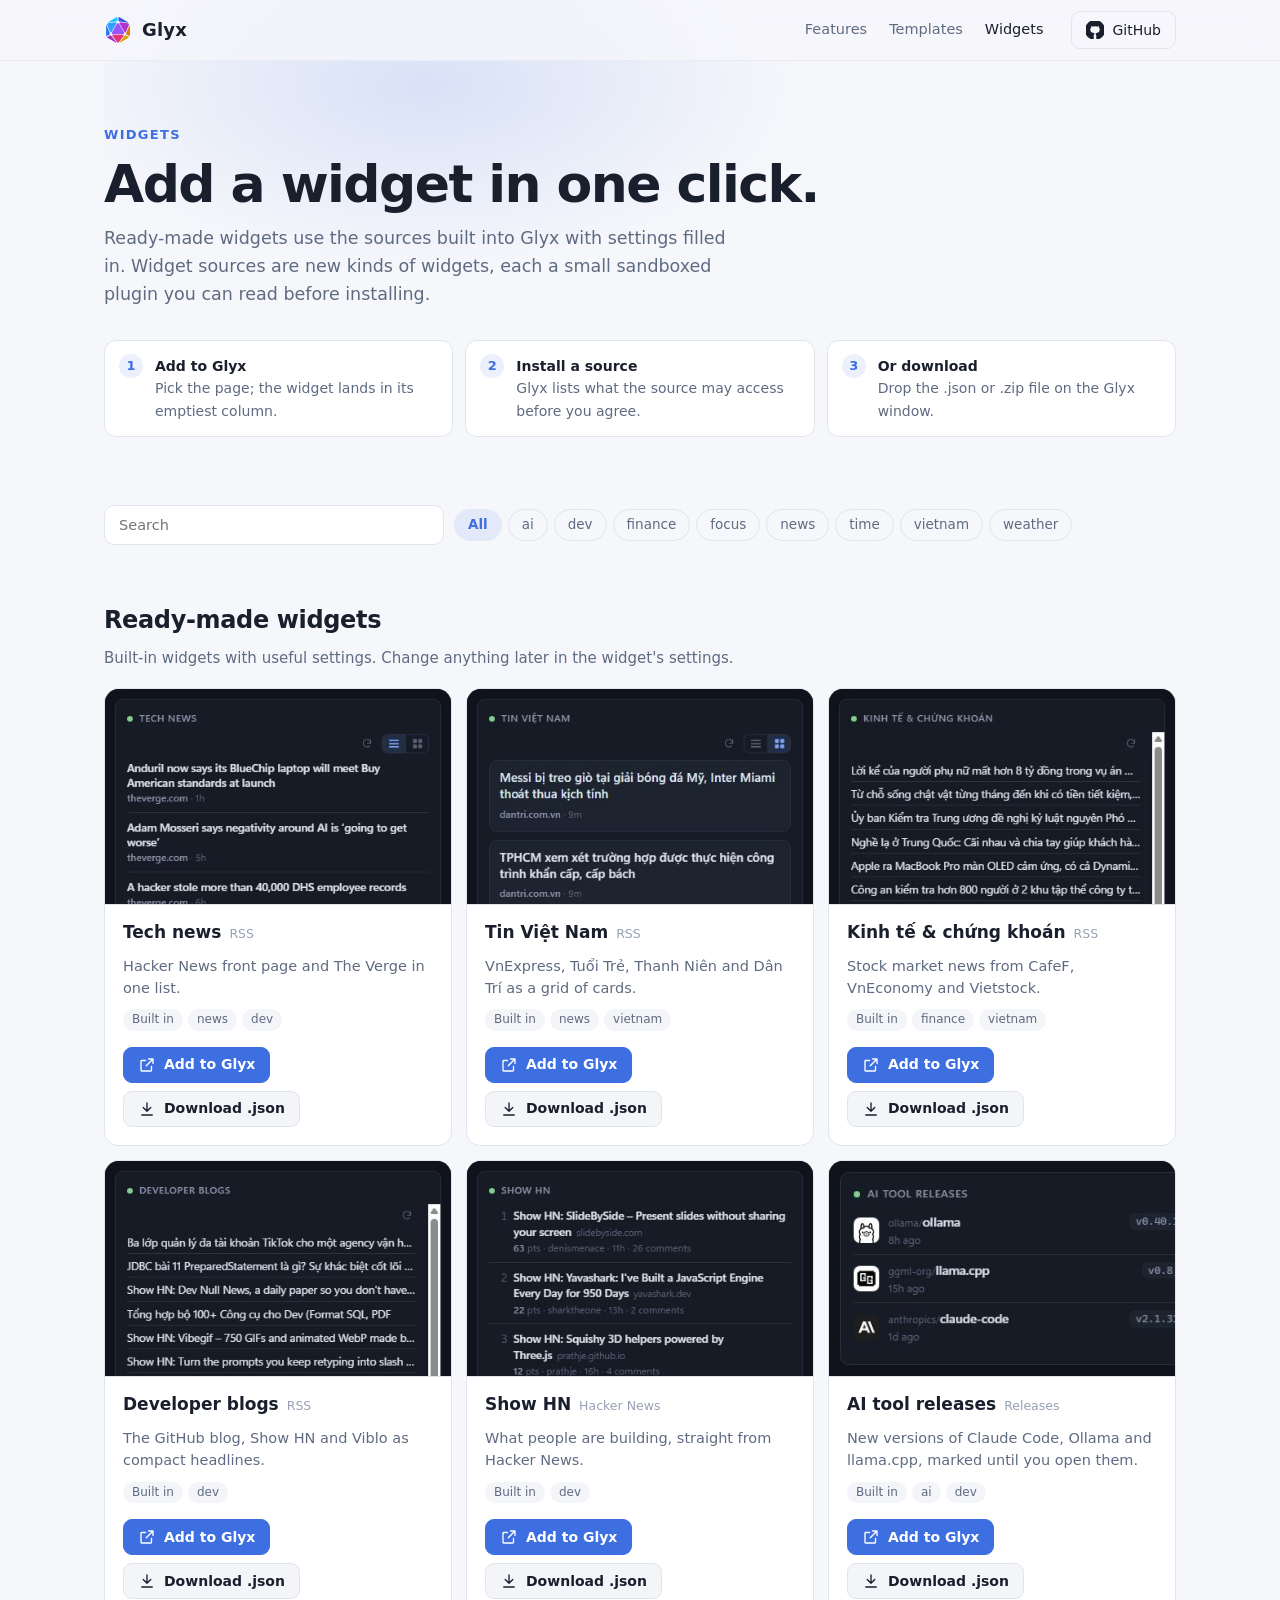
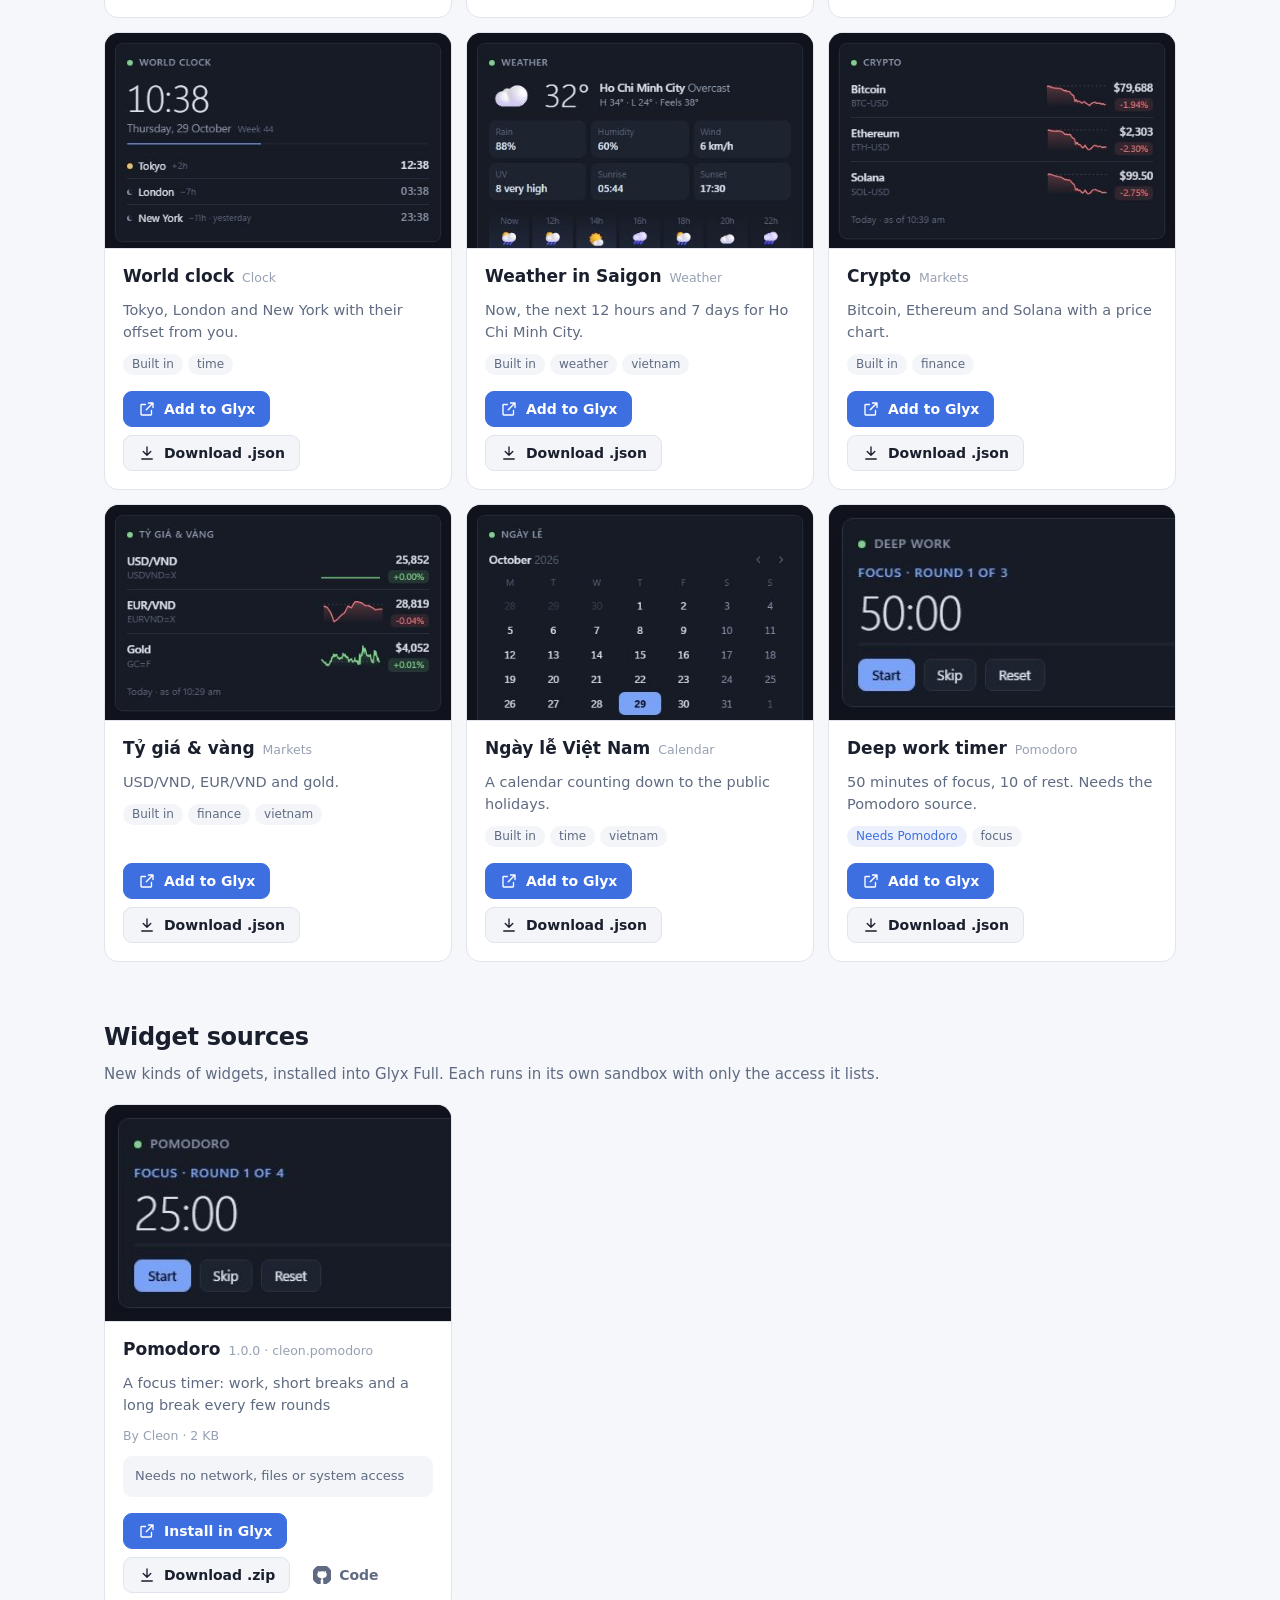
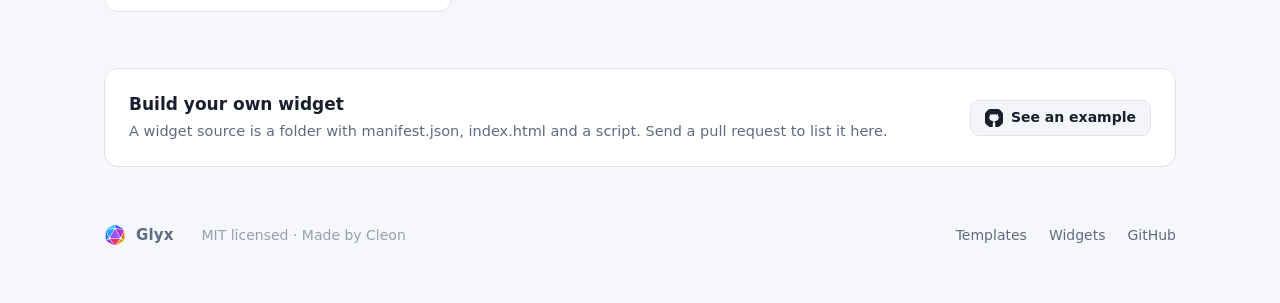
<file: widgets/index.html>
<!doctype html>
<html lang="en">
<head>
<meta charset="utf-8">
<meta name="viewport" content="width=device-width, initial-scale=1">
<title>Widgets — Glyx</title>
<meta name="description" content="Add ready-made widgets to Glyx, and install new widget sources from the community.">
<meta property="og:title" content="Widgets — Glyx">
<meta property="og:description" content="Add ready-made widgets to Glyx, and install new widget sources from the community.">
<meta property="og:url" content="https://glyx.org/widgets/">
<meta name="theme-color" content="#0d1017">
<link rel="icon" href="/favicon.svg" type="image/svg+xml">
<link rel="stylesheet" href="/assets/site.css">
</head>
<body data-page="widgets">
<svg width="0" height="0" style="position:absolute" aria-hidden="true">
  <symbol id="logo" viewBox="0 0 512 512"><path d="M355.1,333.0Q359.8,333.0 362.1,328.9L370.5,314.5Q372.8,310.5 370.5,306.4L271.3,134.7Q269.0,130.7 264.3,130.7L247.7,130.7Q243.0,130.7 240.7,134.7L141.5,306.4Q139.2,310.5 141.5,314.5L149.9,328.9Q152.2,333.0 156.9,333.0Z" fill="#9A54FE"/><path d="M112.8,297.7Q114.1,301.0 117.6,300.5L130.1,298.8Q133.6,298.4 135.3,295.3L227.9,134.9Q229.7,131.9 228.3,128.6L223.6,117.0Q222.3,113.7 218.8,114.2L71.0,134.3Q66.7,134.9 64.6,138.6L56.9,152.0Q54.7,155.7 56.4,159.7Z" fill="#379DFE"/><path d="M455.6,159.7Q457.3,155.7 455.1,152.0L447.4,138.6Q445.3,134.9 441.0,134.3L293.2,114.2Q289.7,113.7 288.4,117.0L283.7,128.6Q282.3,131.9 284.1,134.9L376.7,295.3Q378.4,298.4 381.9,298.8L394.4,300.5Q397.9,301.0 399.2,297.7Z" fill="#B034C9"/><path d="M287.3,24.9Q284.3,23.2 280.8,22.7L268.3,21.0Q264.8,20.5 264.8,24.1L264.8,85.1Q264.8,89.1 268.3,91.1L280.8,98.3Q284.3,100.3 288.3,100.9L438.3,121.3Q439.8,121.5 439.8,120.0L439.8,114.5Q439.8,113.0 438.5,112.2Z" fill="#3957F4"/><path d="M73.5,112.2Q72.2,113.0 72.2,114.5L72.2,120.0Q72.2,121.5 73.7,121.3L223.7,100.9Q227.7,100.3 231.2,98.3L243.7,91.1Q247.2,89.1 247.2,85.1L247.2,24.1Q247.2,20.5 243.7,21.0L231.2,22.7Q227.7,23.2 224.7,24.9Z" fill="#1CC9FD"/><path d="M362.0,362.2Q364.1,359.4 362.0,356.6L354.3,346.7Q352.1,343.9 348.6,343.9L163.4,343.9Q159.9,343.9 157.7,346.7L150.0,356.6Q147.9,359.4 150.0,362.2L241.3,480.1Q244.0,483.5 248.3,483.5L263.7,483.5Q268.0,483.5 270.7,480.1Z" fill="#E43675"/><path d="M38.5,347.5Q38.5,351.0 39.8,354.3L44.5,365.9Q45.9,369.2 48.9,367.4L101.8,336.9Q105.3,334.9 105.3,330.8L105.3,316.5Q105.3,312.4 103.8,308.7L46.5,168.5Q45.9,167.1 44.5,167.9L39.8,170.6Q38.5,171.4 38.5,172.9Z" fill="#1C77F4"/><path d="M220.9,489.0Q222.3,489.8 223.6,489.0L228.3,486.3Q229.7,485.5 228.7,484.3L136.0,364.6Q133.6,361.4 130.1,359.4L117.6,352.2Q114.1,350.2 110.6,352.2L57.8,382.7Q54.7,384.5 56.9,387.3L64.6,397.2Q66.7,400.0 69.8,401.7Z" fill="#9A34CC"/><path d="M473.5,172.9Q473.5,171.4 472.2,170.6L467.5,167.9Q466.1,167.1 465.5,168.5L408.2,308.7Q406.7,312.4 406.7,316.5L406.7,330.8Q406.7,334.9 410.2,336.9L463.1,367.4Q466.1,369.2 467.5,365.9L472.2,354.3Q473.5,351.0 473.5,347.5Z" fill="#E27405"/><path d="M442.2,401.7Q445.3,400.0 447.4,397.2L455.1,387.3Q457.3,384.5 454.2,382.7L401.4,352.2Q397.9,350.2 394.4,352.2L381.9,359.4Q378.4,361.4 376.0,364.6L283.3,484.3Q282.3,485.5 283.7,486.3L288.4,489.0Q289.7,489.8 291.1,489.0Z" fill="#E2A005"/></symbol>
  <symbol id="github" viewBox="0 0 16 16"><path fill="currentColor" d="M8 0C3.58 0 0 3.58 0 8c0 3.54 2.29 6.53 5.47 7.59.4.07.55-.17.55-.38 0-.19-.01-.82-.01-1.49-2.01.37-2.53-.49-2.69-.94-.09-.23-.48-.94-.82-1.13-.28-.15-.68-.52-.01-.53.63-.01 1.08.58 1.23.82.72 1.21 1.87.87 2.33.66.07-.52.28-.87.51-1.07-1.78-.2-3.64-.89-3.64-3.95 0-.87.31-1.59.82-2.15-.08-.2-.36-1.02.08-2.12 0 0 .67-.21 2.2.82.64-.18 1.32-.27 2-.27.68 0 1.36.09 2 .27 1.53-1.04 2.2-.82 2.2-.82.44 1.1.16 1.92.08 2.12.51.56.82 1.27.82 2.15 0 3.07-1.87 3.75-3.65 3.95.29.25.54.73.54 1.48 0 1.07-.01 1.93-.01 2.2 0 .21.15.46.55.38A8.013 8.013 0 0016 8c0-4.42-3.58-8-8-8z"/></symbol>
  <symbol id="i-download" viewBox="0 0 24 24"><path d="M12 4v11M7 10l5 5 5-5M5 20h14"/></symbol>
  <symbol id="i-open" viewBox="0 0 24 24"><path d="M14 4h6v6M20 4l-9 9M18 14v5a1 1 0 0 1-1 1H5a1 1 0 0 1-1-1V7a1 1 0 0 1 1-1h5"/></symbol>
</svg>

<header class="nav">
  <div class="wrap">
    <a class="logo" href="/"><svg><use href="#logo"/></svg>Glyx</a>
    <nav class="nav-links">
      <a href="/#features">Features</a>
      <a href="/templates/">Templates</a>
      <a href="/widgets/" aria-current="page">Widgets</a>
    </nav>
    <a class="gh" href="https://github.com/glyxapp"><svg class="i"><use href="#github"/></svg>GitHub</a>
  </div>
</header>

<main class="wrap">
  <div class="head">
    <div class="eyebrow">Widgets</div>
    <h1>Add a widget in one click.</h1>
    <p class="lead">Ready-made widgets use the sources built into Glyx with settings filled in. Widget sources are new kinds of widgets, each a small sandboxed plugin you can read before installing.</p>
    <ol class="steps">
      <li><b>Add to Glyx</b>Pick the page; the widget lands in its emptiest column.</li>
      <li><b>Install a source</b>Glyx lists what the source may access before you agree.</li>
      <li><b>Or download</b>Drop the .json or .zip file on the Glyx window.</li>
    </ol>
  </div>

  <div class="tools">
    <input class="search" id="search" type="search" placeholder="Search" aria-label="Search">
    <div class="chips" id="chips" aria-label="Filter by tag"></div>
  </div>
  <h2>Ready-made widgets</h2>
  <p class="sub">Built-in widgets with useful settings. Change anything later in the widget's settings.</p>
  <div class="grid" id="widgets" aria-live="polite"></div>

  <h2>Widget sources</h2>
  <p class="sub">New kinds of widgets, installed into Glyx Full. Each runs in its own sandbox with only the access it lists.</p>
  <div class="grid" id="sources" aria-live="polite"></div>

  <div class="callout">
    <div><b>Build your own widget</b><span>A widget source is a folder with manifest.json, index.html and a script. Send a pull request to list it here.</span></div>
    <a class="btn" href="https://github.com/glyxapp/website/tree/main/sources"><svg class="i"><use href="#github"/></svg>See an example</a>
  </div>
</main>

<footer>
  <div class="wrap">
    <a class="logo" href="/" style="font-size:15px"><svg style="width:22px;height:22px"><use href="#logo"/></svg>Glyx</a>
    <span>MIT licensed · Made by Cleon</span>
    <div class="links">
      <a href="/templates/">Templates</a>
      <a href="/widgets/">Widgets</a>
      <a href="https://github.com/glyxapp">GitHub</a>
    </div>
  </div>
</footer>

<div class="toast" id="toast" role="status" aria-live="polite"></div>
<script src="/assets/gallery.js" defer></script>
</body>
</html>
</file>
<file: assets/site.css>
/* Shared by the gallery pages (/templates/, /widgets/). Tokens match the landing page. */
:root{
  --font:"Segoe UI Variable Display","Segoe UI",system-ui,-apple-system,"Helvetica Neue",sans-serif;
  --mono:"Cascadia Code","JetBrains Mono",ui-monospace,Consolas,monospace;
  --max:1120px;
  --bg:#0d1017; --bg-2:#11151e; --surface:#171b25; --surface-2:#1e2330;
  --border:#252c3b; --text:#e3e7f1; --dim:#8f98ad; --faint:#5d6680;
  --accent:#7aa2f7; --accent-2:#bb9af7; --accent-soft:rgba(122,162,247,.13); --on-accent:#0c1020;
  --ok:#7fd18b; --warn:#e7c06a; --err:#f2777a;
  --code-key:#7dcfff; --code-str:#9ece6a; --code-com:#5d6680;
  --glow:rgba(122,162,247,.22);
  color-scheme:dark;
}
@media (prefers-color-scheme: light){
  :root:not([data-theme="dark"]){
    --bg:#f6f7fb; --bg-2:#eef1f7; --surface:#ffffff; --surface-2:#f3f5f9;
    --border:#e0e4ec; --text:#1a1f2d; --dim:#5f6b82; --faint:#97a0b3;
    --accent:#3d6fe0; --accent-2:#8a5cf0; --accent-soft:rgba(61,111,224,.1); --on-accent:#fff;
    --ok:#2f9e55; --warn:#a97a06; --err:#d64545;
    --code-key:#1f7ab8; --code-str:#3d8a26; --code-com:#97a0b3;
    --glow:rgba(61,111,224,.16);
    color-scheme:light;
  }
}
:root[data-theme="light"]{
  --bg:#f6f7fb; --bg-2:#eef1f7; --surface:#ffffff; --surface-2:#f3f5f9;
  --border:#e0e4ec; --text:#1a1f2d; --dim:#5f6b82; --faint:#97a0b3;
  --accent:#3d6fe0; --accent-2:#8a5cf0; --accent-soft:rgba(61,111,224,.1); --on-accent:#fff;
  --ok:#2f9e55; --warn:#a97a06; --err:#d64545;
  --code-key:#1f7ab8; --code-str:#3d8a26; --code-com:#97a0b3;
  --glow:rgba(61,111,224,.16);
  color-scheme:light;
}

*{box-sizing:border-box}
body{margin:0;background:var(--bg);color:var(--text);font:16px/1.6 var(--font);-webkit-font-smoothing:antialiased;overflow-x:hidden}
a{color:inherit}
code,pre{font-family:var(--mono)}
button{font:inherit;color:inherit;cursor:pointer}
.wrap{max-width:var(--max);margin:0 auto;padding:0 24px}
.i{width:18px;height:18px;fill:none;stroke:currentColor;stroke-width:1.8;stroke-linecap:round;stroke-linejoin:round;flex:none}

.nav{position:sticky;top:0;z-index:10;backdrop-filter:blur(14px);-webkit-backdrop-filter:blur(14px);background:color-mix(in srgb,var(--bg) 78%,transparent);border-bottom:1px solid color-mix(in srgb,var(--border) 60%,transparent)}
.nav .wrap{display:flex;align-items:center;gap:28px;height:60px}
.logo{display:flex;align-items:center;gap:10px;font-weight:700;font-size:18px;letter-spacing:.01em;text-decoration:none}
.logo svg{width:28px;height:28px}
.nav-links{display:flex;gap:22px;margin-left:auto;font-size:14.5px}
.nav-links a{color:var(--dim);text-decoration:none}
.nav-links a:hover,.nav-links a[aria-current]{color:var(--text)}
.gh{display:flex;align-items:center;gap:8px;padding:7px 14px;border:1px solid var(--border);border-radius:9px;font-size:14px;text-decoration:none}
.gh:hover{background:var(--surface)}

.head{position:relative;padding:64px 0 28px}
.head::before{content:"";position:absolute;inset:-120px 0 auto;height:480px;background:radial-gradient(50% 55% at 30% 30%,var(--glow),transparent 70%);pointer-events:none;z-index:-1}
.eyebrow{font-size:13px;font-weight:650;letter-spacing:.1em;text-transform:uppercase;color:var(--accent)}
h1{margin:10px 0 12px;font-size:clamp(34px,5vw,52px);line-height:1.08;letter-spacing:-.03em;font-weight:740}
.lead{max-width:640px;margin:0;color:var(--dim);font-size:17.5px}

.steps{display:grid;grid-template-columns:repeat(3,1fr);gap:12px;margin:32px 0 0;padding:0;list-style:none;counter-reset:s}
.steps li{position:relative;padding:14px 16px 14px 50px;border:1px solid var(--border);border-radius:12px;background:var(--surface);font-size:14px;color:var(--dim);counter-increment:s}
.steps li::before{content:counter(s);position:absolute;left:14px;top:13px;width:24px;height:24px;border-radius:50%;display:grid;place-items:center;background:var(--accent-soft);color:var(--accent);font-weight:700;font-size:13px}
.steps b{display:block;color:var(--text);font-weight:600}

.tools{display:flex;flex-wrap:wrap;gap:10px;align-items:center;margin:40px 0 18px}
.search{flex:1 1 240px;max-width:340px;height:40px;padding:0 14px;border:1px solid var(--border);border-radius:10px;background:var(--surface);font:inherit;font-size:14.5px;color:var(--text)}
.search:focus{outline:2px solid var(--accent);outline-offset:-1px}
.chips{display:flex;flex-wrap:wrap;gap:6px}
.chip{height:32px;padding:0 13px;border:1px solid var(--border);border-radius:99px;background:transparent;font-size:13.5px;color:var(--dim)}
.chip:hover{color:var(--text)}
.chip[aria-pressed="true"]{background:var(--accent-soft);border-color:transparent;color:var(--accent);font-weight:600}

h2{margin:56px 0 6px;font-size:24px;letter-spacing:-.015em}
h2 + .sub{margin:0 0 18px;color:var(--dim);font-size:15px}
.grid{display:grid;grid-template-columns:repeat(auto-fill,minmax(320px,1fr));gap:14px}
.card{display:flex;flex-direction:column;gap:10px;padding:18px;border:1px solid var(--border);border-radius:14px;background:var(--surface);min-width:0}
.card:hover{border-color:color-mix(in srgb,var(--accent) 45%,var(--border))}
.shot{flex:none;display:block;margin:-18px -18px 4px;padding:0;border:0;border-bottom:1px solid var(--border);border-radius:14px 14px 0 0;background:var(--bg-2);aspect-ratio:16/10;overflow:hidden;cursor:zoom-in}
.shot img{display:block;width:100%;height:100%;object-fit:cover;object-position:top center}
#widgets .shot,#sources .shot{background:#0d1017}
#widgets .shot img,#sources .shot img{object-position:top left}
.zoom{position:fixed;inset:0;z-index:30;display:grid;place-items:center;padding:24px;background:rgb(5 8 15 / .78);cursor:zoom-out}
.zoom img{max-width:100%;max-height:100%;border-radius:12px;box-shadow:0 30px 80px rgb(0 0 0 / .5)}
.card h3{margin:0;font-size:17px;font-weight:650;display:flex;align-items:baseline;gap:8px;flex-wrap:wrap}
.card h3 small{font-size:12.5px;font-weight:500;color:var(--faint)}
.card p{margin:0;color:var(--dim);font-size:14.5px;line-height:1.5}
.meta{font-size:12.5px;color:var(--faint)}
.tags{display:flex;flex-wrap:wrap;gap:5px}
.tag{padding:1px 9px;border-radius:99px;background:var(--surface-2);font-size:12px;color:var(--dim)}
.tag.src{background:var(--accent-soft);color:var(--accent)}
.perms{margin:0;padding:10px 12px 10px 30px;border-radius:9px;background:var(--surface-2);font-size:13px;color:var(--dim);line-height:1.6}
.perms.none{padding-left:12px;list-style:none}
.actions{display:flex;flex-wrap:wrap;gap:8px;margin-top:auto;padding-top:6px}
.btn{display:inline-flex;align-items:center;gap:8px;height:36px;padding:0 14px;border-radius:9px;border:1px solid var(--border);background:var(--surface-2);font-size:14px;font-weight:550;text-decoration:none;white-space:nowrap}
.btn:hover{background:color-mix(in srgb,var(--surface-2) 70%,var(--border))}
.btn.primary{background:var(--accent);border-color:var(--accent);color:var(--on-accent)}
.btn.primary:hover{filter:brightness(1.07)}
.btn.quiet{background:transparent;border-color:transparent;color:var(--dim)}
.btn.quiet:hover{color:var(--text);background:var(--surface-2)}
pre.yaml{margin:0;max-height:320px;overflow:auto;padding:12px 14px;border-radius:9px;background:var(--bg-2);border:1px solid var(--border);font-size:12.5px;line-height:1.55;color:var(--text);white-space:pre}
pre.yaml .k{color:var(--code-key)}
pre.yaml .c{color:var(--code-com)}
.empty{padding:40px;text-align:center;color:var(--faint);border:1px dashed var(--border);border-radius:14px}

.callout{display:flex;flex-wrap:wrap;gap:12px 28px;align-items:center;margin:56px 0 0;padding:22px 24px;border:1px solid var(--border);border-radius:14px;background:var(--surface)}
.callout div{flex:1 1 320px}
.callout b{display:block;font-size:17px}
.callout span{color:var(--dim);font-size:14.5px}

.toast{position:fixed;left:50%;bottom:24px;z-index:20;transform:translate(-50%,20px);opacity:0;width:min(560px,calc(100% - 32px));padding:14px 16px;border:1px solid var(--border);border-radius:12px;background:var(--surface);box-shadow:0 20px 60px -12px rgba(0,0,0,.45);font-size:14px;color:var(--dim);transition:opacity .2s,transform .2s;pointer-events:none}
.toast.on{opacity:1;transform:translate(-50%,0);pointer-events:auto}
.toast b{color:var(--text)}

footer{padding:56px 0;color:var(--faint);font-size:14px}
footer .wrap{display:flex;flex-wrap:wrap;gap:16px 28px;align-items:center}
footer .links{display:flex;gap:22px;margin-left:auto}
footer a{color:var(--dim);text-decoration:none}
footer a:hover{color:var(--text)}

@media (max-width:760px){
  .nav-links{display:none}
  .gh{margin-left:auto}
  .steps{grid-template-columns:1fr}
  .grid{grid-template-columns:1fr}
  .search{max-width:none}
}
@media (prefers-reduced-motion:reduce){*{transition:none!important}}
</file>
